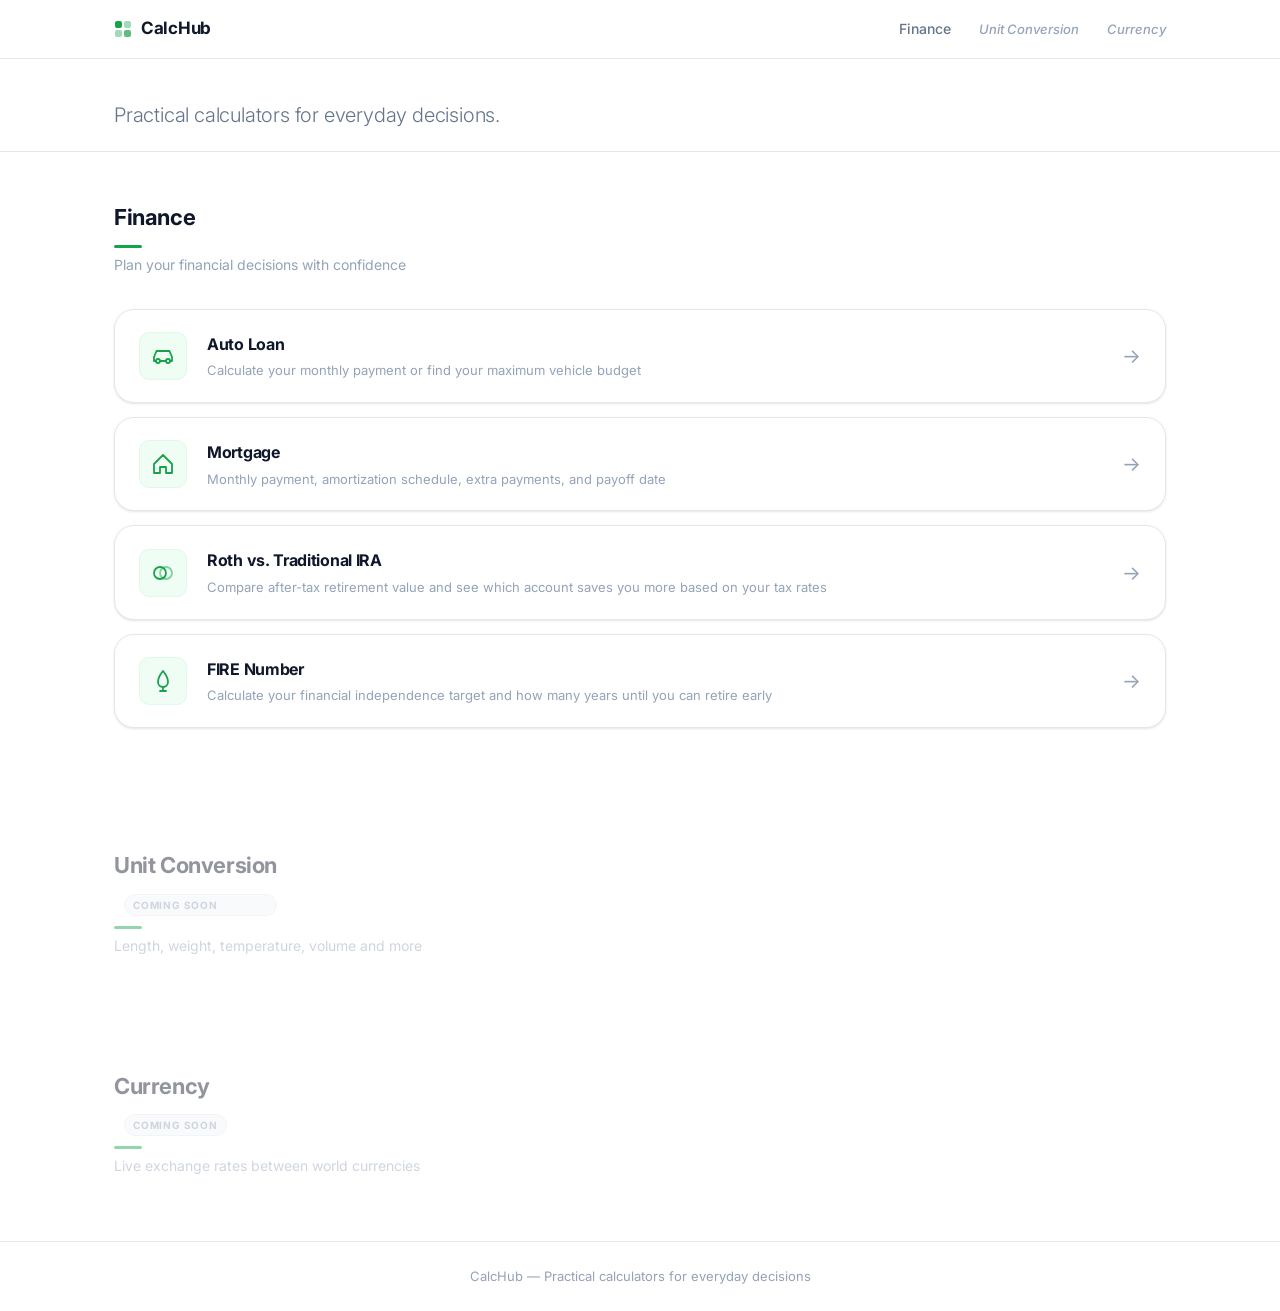
<file: index.html>
<!DOCTYPE html>
<html lang="en">
<head>
  <meta charset="UTF-8">
  <meta name="viewport" content="width=device-width, initial-scale=1.0">
  <meta name="description" content="CalcHub — Practical calculators for everyday decisions">
  <title>CalcHub</title>
  <link rel="preconnect" href="https://fonts.googleapis.com">
  <link rel="preconnect" href="https://fonts.gstatic.com" crossorigin>
  <link href="https://fonts.googleapis.com/css2?family=Inter:wght@300;400;500;600;700&display=swap" rel="stylesheet">
  <link rel="stylesheet" href="css/style.css">
</head>
<body>

  <!-- ======= HEADER ======= -->
  <header class="site-header">
    <div class="container">
      <a href="index.html" class="logo">
        <svg class="logo-icon" width="18" height="18" viewBox="0 0 18 18" fill="none" aria-hidden="true">
          <rect x="1" y="1" width="7" height="7" rx="2" fill="#16A34A"/>
          <rect x="10" y="1" width="7" height="7" rx="2" fill="#16A34A" opacity="0.4"/>
          <rect x="1" y="10" width="7" height="7" rx="2" fill="#16A34A" opacity="0.4"/>
          <rect x="10" y="10" width="7" height="7" rx="2" fill="#16A34A" opacity="0.7"/>
        </svg>
        CalcHub
      </a>
      <nav class="site-nav" aria-label="Site sections">
        <a href="#finance" class="nav-link">Finance</a>
        <a href="#" class="nav-link nav-link--dim" aria-disabled="true">Unit Conversion</a>
        <a href="#" class="nav-link nav-link--dim" aria-disabled="true">Currency</a>
      </nav>
    </div>
  </header>

  <!-- ======= HERO ======= -->
  <div class="hero">
    <div class="container">
      <p class="hero-tagline">Practical calculators for everyday decisions.</p>
    </div>
  </div>

  <!-- ======= MAIN CONTENT ======= -->
  <main>

    <!-- ── FINANCE SECTION ── -->
    <section id="finance" class="section">
      <div class="container">

        <div class="section-heading">
          <h2>Finance</h2>
          <p>Plan your financial decisions with confidence</p>
        </div>

        <div class="hub-grid">

          <!-- Auto Loan -->
          <a href="auto-loan.html" class="hub-card">
            <div class="hub-card-icon" aria-hidden="true">
              <svg width="24" height="24" viewBox="0 0 24 24" fill="none">
                <path d="M5 17H3V13L5.5 7H18.5L21 13V17H19M5 17A2 2 0 0 0 7 19A2 2 0 0 0 9 17M5 17A2 2 0 0 1 7 15A2 2 0 0 1 9 17M9 17H15M15 17A2 2 0 0 0 17 19A2 2 0 0 0 19 17M15 17A2 2 0 0 1 17 15A2 2 0 0 1 19 17" stroke="#16A34A" stroke-width="1.8" stroke-linecap="round" stroke-linejoin="round"/>
              </svg>
            </div>
            <div class="hub-card-content">
              <h3>Auto Loan</h3>
              <p>Calculate your monthly payment or find your maximum vehicle budget</p>
            </div>
            <span class="hub-card-arrow" aria-hidden="true">→</span>
          </a>

          <!-- Mortgage -->
          <a href="mortgage.html" class="hub-card">
            <div class="hub-card-icon" aria-hidden="true">
              <svg width="24" height="24" viewBox="0 0 24 24" fill="none">
                <path d="M3 12L12 3L21 12V21H15V15H9V21H3V12Z" stroke="#16A34A" stroke-width="1.8" stroke-linecap="round" stroke-linejoin="round"/>
              </svg>
            </div>
            <div class="hub-card-content">
              <h3>Mortgage</h3>
              <p>Monthly payment, amortization schedule, extra payments, and payoff date</p>
            </div>
            <span class="hub-card-arrow" aria-hidden="true">→</span>
          </a>

          <!-- Roth vs. Traditional IRA -->
          <a href="roth-ira.html" class="hub-card">
            <div class="hub-card-icon" aria-hidden="true">
              <svg width="24" height="24" viewBox="0 0 24 24" fill="none">
                <circle cx="9" cy="12" r="6" stroke="#16A34A" stroke-width="1.8"/>
                <circle cx="15" cy="12" r="6" stroke="#16A34A" stroke-width="1.8" opacity="0.5"/>
              </svg>
            </div>
            <div class="hub-card-content">
              <h3>Roth vs. Traditional IRA</h3>
              <p>Compare after-tax retirement value and see which account saves you more based on your tax rates</p>
            </div>
            <span class="hub-card-arrow" aria-hidden="true">→</span>
          </a>

          <!-- FIRE Number -->
          <a href="fire-number.html" class="hub-card">
            <div class="hub-card-icon" aria-hidden="true">
              <svg width="24" height="24" viewBox="0 0 24 24" fill="none">
                <path d="M12 2C12 2 7 8 7 13C7 15.76 9.24 18 12 18C14.76 18 17 15.76 17 13C17 8 12 2 12 2Z" stroke="#16A34A" stroke-width="1.8" stroke-linecap="round" stroke-linejoin="round"/>
                <path d="M12 18V22" stroke="#16A34A" stroke-width="1.8" stroke-linecap="round"/>
                <path d="M9 22H15" stroke="#16A34A" stroke-width="1.8" stroke-linecap="round"/>
              </svg>
            </div>
            <div class="hub-card-content">
              <h3>FIRE Number</h3>
              <p>Calculate your financial independence target and how many years until you can retire early</p>
            </div>
            <span class="hub-card-arrow" aria-hidden="true">→</span>
          </a>

        </div>
      </div>
    </section>

    <!-- ── UNIT CONVERSION SECTION (coming soon) ── -->
    <section id="unit-conversion" class="section section--dim">
      <div class="container">
        <div class="section-heading">
          <h2>Unit Conversion <span class="coming-soon-badge">Coming Soon</span></h2>
          <p>Length, weight, temperature, volume and more</p>
        </div>
      </div>
    </section>

    <!-- ── CURRENCY SECTION (coming soon) ── -->
    <section id="currency" class="section section--dim">
      <div class="container">
        <div class="section-heading">
          <h2>Currency <span class="coming-soon-badge">Coming Soon</span></h2>
          <p>Live exchange rates between world currencies</p>
        </div>
      </div>
    </section>

  </main>

  <!-- ======= FOOTER ======= -->
  <footer class="site-footer">
    <div class="container">
      <p>CalcHub &mdash; Practical calculators for everyday decisions</p>
    </div>
  </footer>

</body>
</html>
</file>
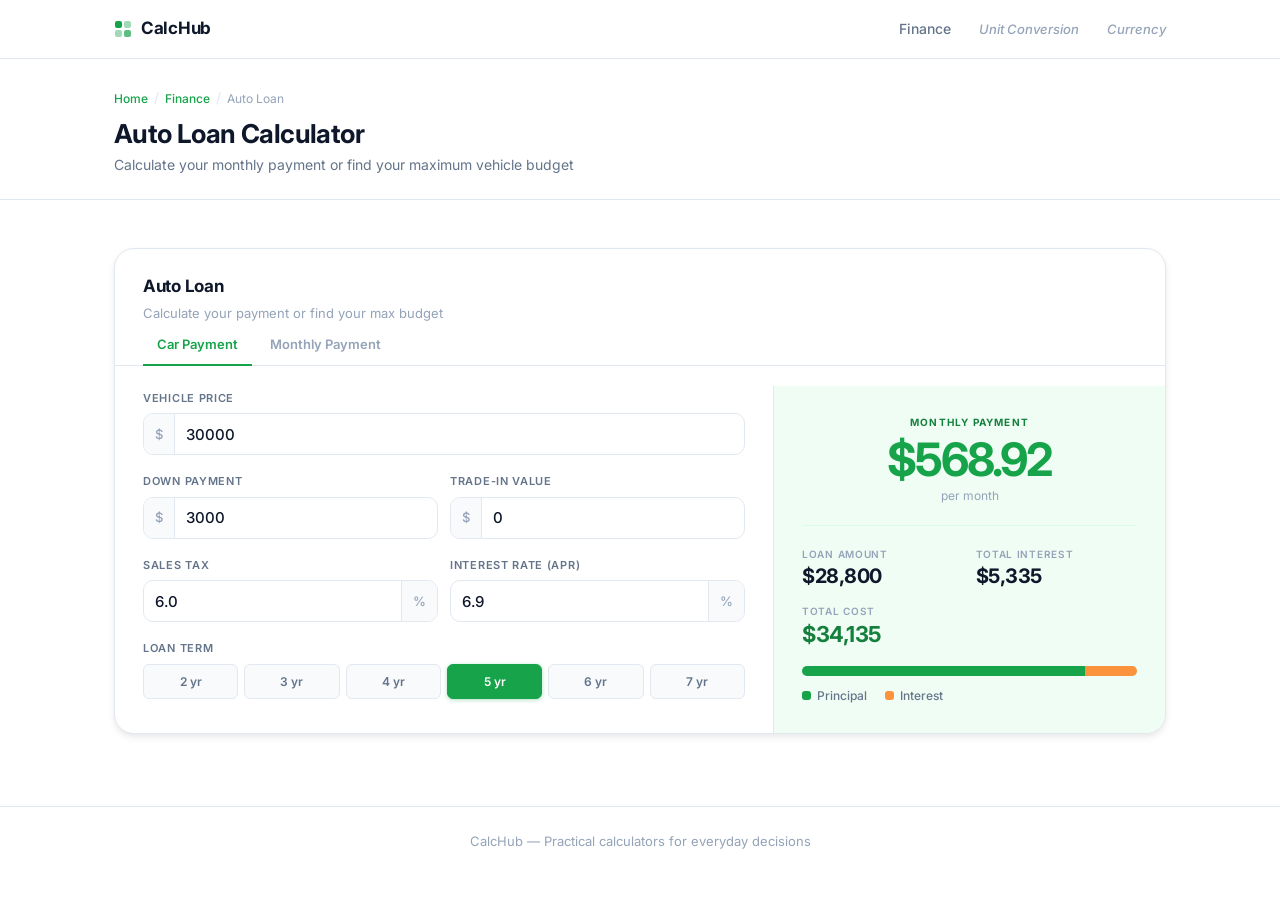
<file: auto-loan.html>
<!DOCTYPE html>
<html lang="en">
<head>
  <meta charset="UTF-8">
  <meta name="viewport" content="width=device-width, initial-scale=1.0">
  <meta name="description" content="Auto Loan Calculator — calculate your monthly payment or find your max vehicle budget">
  <title>Auto Loan — CalcHub</title>
  <link rel="preconnect" href="https://fonts.googleapis.com">
  <link rel="preconnect" href="https://fonts.gstatic.com" crossorigin>
  <link href="https://fonts.googleapis.com/css2?family=Inter:wght@300;400;500;600;700&display=swap" rel="stylesheet">
  <link rel="stylesheet" href="css/style.css">
</head>
<body>

  <!-- ======= HEADER ======= -->
  <header class="site-header">
    <div class="container">
      <a href="index.html" class="logo">
        <svg class="logo-icon" width="18" height="18" viewBox="0 0 18 18" fill="none" aria-hidden="true">
          <rect x="1" y="1" width="7" height="7" rx="2" fill="#16A34A"/>
          <rect x="10" y="1" width="7" height="7" rx="2" fill="#16A34A" opacity="0.4"/>
          <rect x="1" y="10" width="7" height="7" rx="2" fill="#16A34A" opacity="0.4"/>
          <rect x="10" y="10" width="7" height="7" rx="2" fill="#16A34A" opacity="0.7"/>
        </svg>
        CalcHub
      </a>
      <nav class="site-nav" aria-label="Site sections">
        <a href="index.html#finance" class="nav-link">Finance</a>
        <a href="#" class="nav-link nav-link--dim" aria-disabled="true">Unit Conversion</a>
        <a href="#" class="nav-link nav-link--dim" aria-disabled="true">Currency</a>
      </nav>
    </div>
  </header>

  <!-- ======= PAGE HEADER ======= -->
  <div class="page-hero">
    <div class="container">
      <nav class="breadcrumb" aria-label="Breadcrumb">
        <a href="index.html">Home</a>
        <span class="breadcrumb-sep" aria-hidden="true">/</span>
        <a href="index.html#finance">Finance</a>
        <span class="breadcrumb-sep" aria-hidden="true">/</span>
        <span>Auto Loan</span>
      </nav>
      <h1 class="page-title">Auto Loan Calculator</h1>
      <p class="page-subtitle">Calculate your monthly payment or find your maximum vehicle budget</p>
    </div>
  </div>

  <!-- ======= MAIN CONTENT ======= -->
  <main>
    <section class="section">
      <div class="container">
        <div class="calc-grid">

          <!-- ── Auto Loan Calculator (tabbed: Car Payment + Max Budget) ── -->
          <article class="calc-card" id="auto-loan">

            <div class="calc-card-header">
              <h3>Auto Loan</h3>
              <p>Calculate your payment or find your max budget</p>
            </div>

            <!-- Tab bar -->
            <div class="calc-tabs" role="tablist">
              <button class="calc-tab active" data-tab="car-payment"
                      role="tab" aria-selected="true" aria-controls="car-payment-panel" type="button">
                Car Payment
              </button>
              <button class="calc-tab" data-tab="max-budget"
                      role="tab" aria-selected="false" aria-controls="max-budget-panel" type="button">
                Monthly Payment
              </button>
            </div>

            <!-- ── Panel 1: Car Payment ── -->
            <div class="calc-panel is-active" id="car-payment-panel" role="tabpanel">
              <div class="calc-layout">

                <!-- INPUTS -->
                <div class="calc-inputs">

                  <div class="field">
                    <label for="vehicle-price">Vehicle Price</label>
                    <div class="input-group">
                      <span class="input-addon" aria-hidden="true">$</span>
                      <input
                        type="number" id="vehicle-price"
                        min="0" step="100" value="30000"
                        placeholder="30000"
                        aria-label="Vehicle price in dollars">
                    </div>
                  </div>

                  <div class="field-row">
                    <div class="field">
                      <label for="down-payment">Down Payment</label>
                      <div class="input-group">
                        <span class="input-addon" aria-hidden="true">$</span>
                        <input
                          type="number" id="down-payment"
                          min="0" step="100" value="3000"
                          placeholder="0">
                      </div>
                    </div>

                    <div class="field">
                      <label for="trade-in">Trade-in Value</label>
                      <div class="input-group">
                        <span class="input-addon" aria-hidden="true">$</span>
                        <input
                          type="number" id="trade-in"
                          min="0" step="100" value="0"
                          placeholder="0">
                      </div>
                    </div>
                  </div>

                  <div class="field-row">
                    <div class="field">
                      <label for="tax-rate">Sales Tax</label>
                      <div class="input-group">
                        <input
                          type="number" id="tax-rate"
                          min="0" max="20" step="0.1" value="6.0"
                          placeholder="0.0">
                        <span class="input-addon input-addon--suffix" aria-hidden="true">%</span>
                      </div>
                    </div>

                    <div class="field">
                      <label for="apr">Interest Rate (APR)</label>
                      <div class="input-group">
                        <input
                          type="number" id="apr"
                          min="0" max="30" step="0.1" value="6.9"
                          placeholder="0.0">
                        <span class="input-addon input-addon--suffix" aria-hidden="true">%</span>
                      </div>
                    </div>
                  </div>

                  <div class="field">
                    <label>Loan Term</label>
                    <div class="term-buttons" id="term-buttons" role="group" aria-label="Select loan term">
                      <button class="term-btn" data-months="24" type="button">2 yr</button>
                      <button class="term-btn" data-months="36" type="button">3 yr</button>
                      <button class="term-btn" data-months="48" type="button">4 yr</button>
                      <button class="term-btn active" data-months="60" type="button">5 yr</button>
                      <button class="term-btn" data-months="72" type="button">6 yr</button>
                      <button class="term-btn" data-months="84" type="button">7 yr</button>
                    </div>
                  </div>

                </div><!-- /calc-inputs -->

                <!-- RESULTS -->
                <div class="calc-results" aria-live="polite" aria-label="Calculation results">

                  <div class="result-primary">
                    <div class="result-label">Monthly Payment</div>
                    <div class="result-amount" id="monthly-payment">—</div>
                    <div class="result-sublabel">per month</div>
                  </div>

                  <div class="result-divider"></div>

                  <div class="result-stats">
                    <div class="result-stat">
                      <div class="stat-label">Loan Amount</div>
                      <div class="stat-value" id="loan-amount">—</div>
                    </div>
                    <div class="result-stat">
                      <div class="stat-label">Total Interest</div>
                      <div class="stat-value" id="total-interest">—</div>
                    </div>
                    <div class="result-stat result-stat--full">
                      <div class="stat-label">Total Cost</div>
                      <div class="stat-value stat-value--total" id="total-cost">—</div>
                    </div>
                  </div>

                  <div class="breakdown">
                    <div class="breakdown-bar" role="img" aria-label="Principal vs interest breakdown">
                      <div class="bar-segment bar-segment--principal" id="bar-principal" style="width: 82%"></div>
                      <div class="bar-segment bar-segment--interest" id="bar-interest" style="width: 18%"></div>
                    </div>
                    <div class="breakdown-legend" aria-hidden="true">
                      <span class="legend-item">
                        <span class="legend-dot legend-dot--principal"></span>
                        Principal
                      </span>
                      <span class="legend-item">
                        <span class="legend-dot legend-dot--interest"></span>
                        Interest
                      </span>
                    </div>
                  </div>

                </div><!-- /calc-results -->

              </div><!-- /calc-layout -->
            </div><!-- /car-payment-panel -->

            <!-- ── Panel 2: Max Budget (reverse calculator) ── -->
            <div class="calc-panel" id="max-budget-panel" role="tabpanel">
              <div class="calc-layout">

                <!-- INPUTS -->
                <div class="calc-inputs">

                  <div class="field">
                    <label for="mb-monthly-payment">Monthly Payment I Can Afford</label>
                    <div class="input-group">
                      <span class="input-addon" aria-hidden="true">$</span>
                      <input
                        type="number" id="mb-monthly-payment"
                        min="0" step="10" value="500"
                        placeholder="500"
                        aria-label="Monthly payment you can afford">
                    </div>
                  </div>

                  <div class="field-row">
                    <div class="field">
                      <label for="mb-down-payment">Down Payment</label>
                      <div class="input-group">
                        <span class="input-addon" aria-hidden="true">$</span>
                        <input
                          type="number" id="mb-down-payment"
                          min="0" step="100" value="3000"
                          placeholder="0">
                      </div>
                    </div>

                    <div class="field">
                      <label for="mb-trade-in">Trade-in Value</label>
                      <div class="input-group">
                        <span class="input-addon" aria-hidden="true">$</span>
                        <input
                          type="number" id="mb-trade-in"
                          min="0" step="100" value="0"
                          placeholder="0">
                      </div>
                    </div>
                  </div>

                  <div class="field-row">
                    <div class="field">
                      <label for="mb-tax-rate">Sales Tax</label>
                      <div class="input-group">
                        <input
                          type="number" id="mb-tax-rate"
                          min="0" max="20" step="0.1" value="6.0"
                          placeholder="0.0">
                        <span class="input-addon input-addon--suffix" aria-hidden="true">%</span>
                      </div>
                    </div>

                    <div class="field">
                      <label for="mb-apr">Interest Rate (APR)</label>
                      <div class="input-group">
                        <input
                          type="number" id="mb-apr"
                          min="0" max="30" step="0.1" value="6.9"
                          placeholder="0.0">
                        <span class="input-addon input-addon--suffix" aria-hidden="true">%</span>
                      </div>
                    </div>
                  </div>

                  <div class="field">
                    <label>Loan Term</label>
                    <div class="term-buttons" id="mb-term-buttons" role="group" aria-label="Select loan term">
                      <button class="term-btn mb-term-btn" data-months="24" type="button">2 yr</button>
                      <button class="term-btn mb-term-btn" data-months="36" type="button">3 yr</button>
                      <button class="term-btn mb-term-btn" data-months="48" type="button">4 yr</button>
                      <button class="term-btn mb-term-btn active" data-months="60" type="button">5 yr</button>
                      <button class="term-btn mb-term-btn" data-months="72" type="button">6 yr</button>
                      <button class="term-btn mb-term-btn" data-months="84" type="button">7 yr</button>
                    </div>
                  </div>

                </div><!-- /calc-inputs -->

                <!-- RESULTS -->
                <div class="calc-results" aria-live="polite" aria-label="Max budget results">

                  <div class="result-primary">
                    <div class="result-label">Max Vehicle Price</div>
                    <div class="result-amount" id="mb-max-price">—</div>
                    <div class="result-sublabel">maximum you can afford</div>
                  </div>

                  <div class="result-divider"></div>

                  <div class="result-stats">
                    <div class="result-stat">
                      <div class="stat-label">Loan Amount</div>
                      <div class="stat-value" id="mb-loan-amount">—</div>
                    </div>
                    <div class="result-stat">
                      <div class="stat-label">Total Interest</div>
                      <div class="stat-value" id="mb-total-interest">—</div>
                    </div>
                    <div class="result-stat result-stat--full">
                      <div class="stat-label">Total Cost</div>
                      <div class="stat-value stat-value--total" id="mb-total-cost">—</div>
                    </div>
                  </div>

                  <div class="breakdown">
                    <div class="breakdown-bar" role="img" aria-label="Principal vs interest breakdown">
                      <div class="bar-segment bar-segment--principal" id="mb-bar-principal" style="width: 82%"></div>
                      <div class="bar-segment bar-segment--interest" id="mb-bar-interest" style="width: 18%"></div>
                    </div>
                    <div class="breakdown-legend" aria-hidden="true">
                      <span class="legend-item">
                        <span class="legend-dot legend-dot--principal"></span>
                        Principal
                      </span>
                      <span class="legend-item">
                        <span class="legend-dot legend-dot--interest"></span>
                        Interest
                      </span>
                    </div>
                  </div>

                </div><!-- /calc-results -->

              </div><!-- /calc-layout -->
            </div><!-- /max-budget-panel -->

          </article><!-- /auto-loan -->

        </div><!-- /calc-grid -->
      </div><!-- /container -->
    </section>
  </main>

  <!-- ======= FOOTER ======= -->
  <footer class="site-footer">
    <div class="container">
      <p>CalcHub &mdash; Practical calculators for everyday decisions</p>
    </div>
  </footer>

  <script src="js/utils.js"></script>
  <script src="js/car-payment.js"></script>
  <script src="js/max-budget.js"></script>
</body>
</html>
</file>
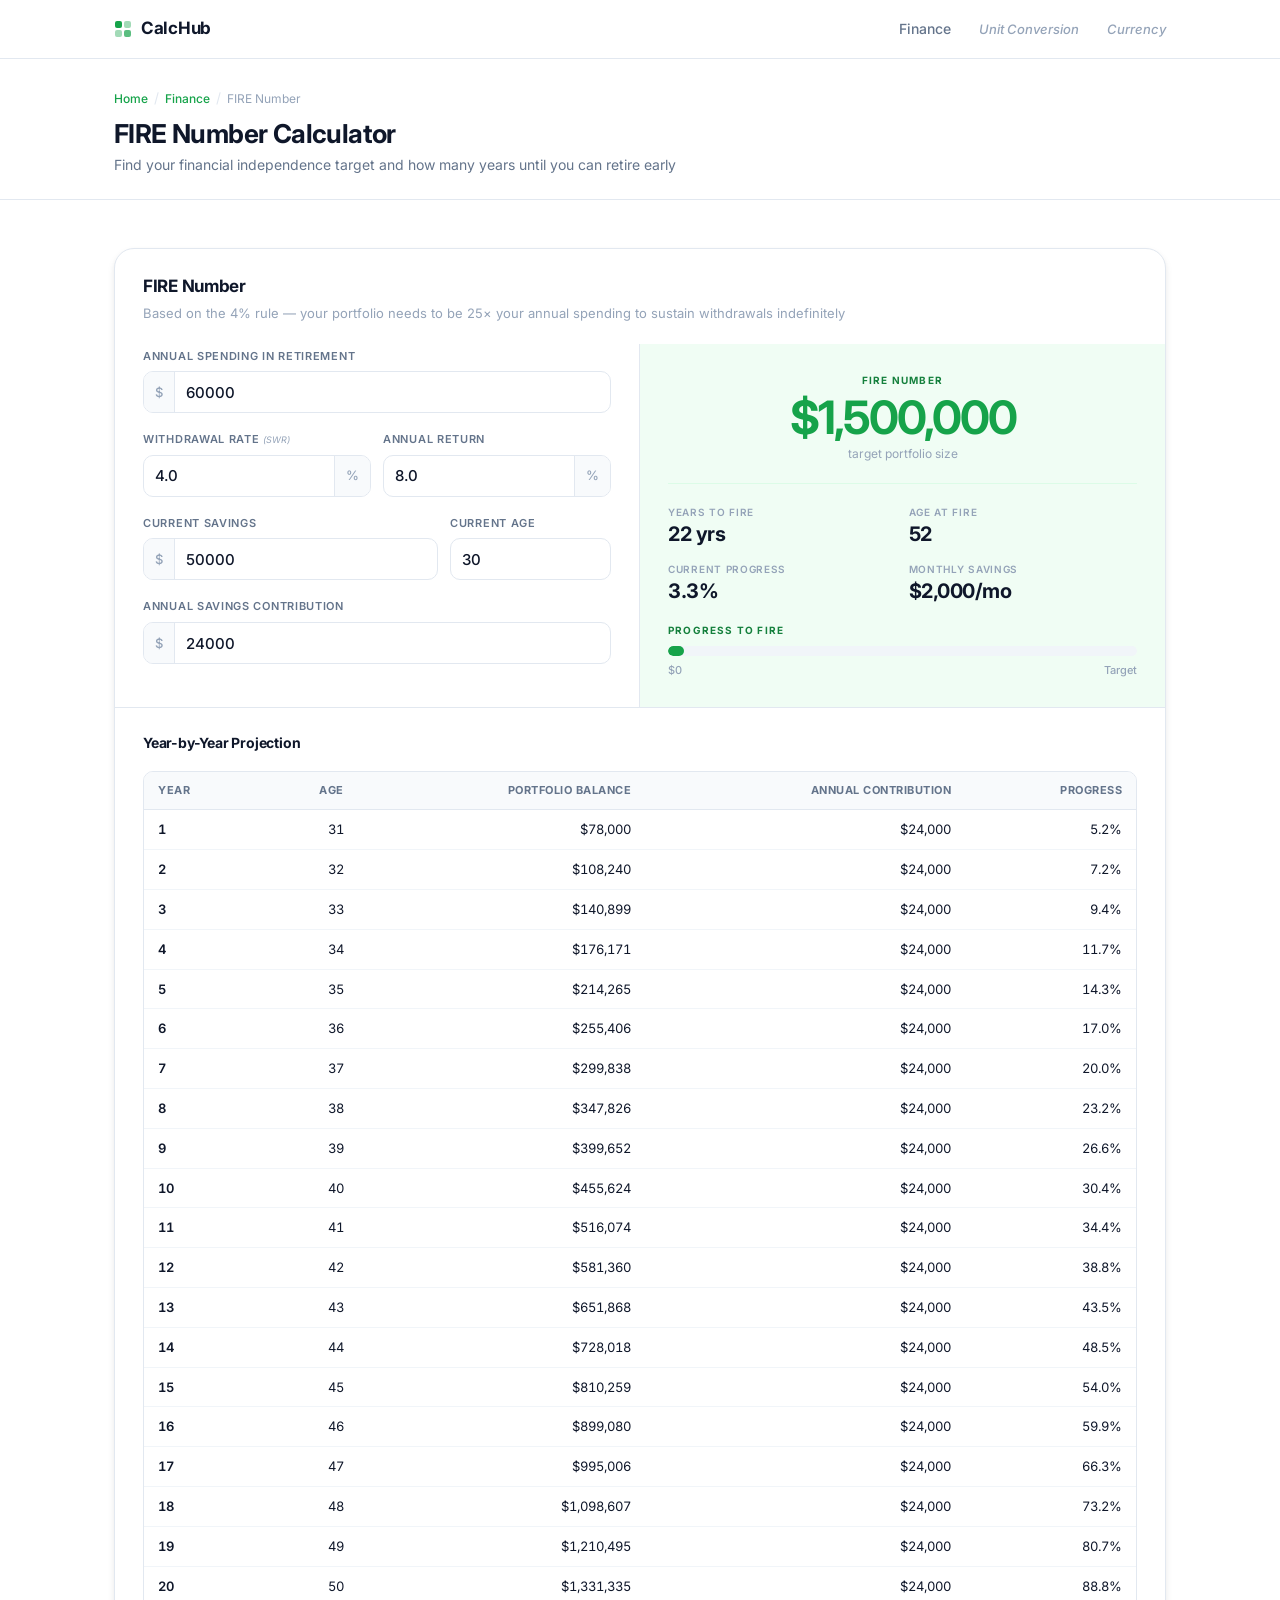
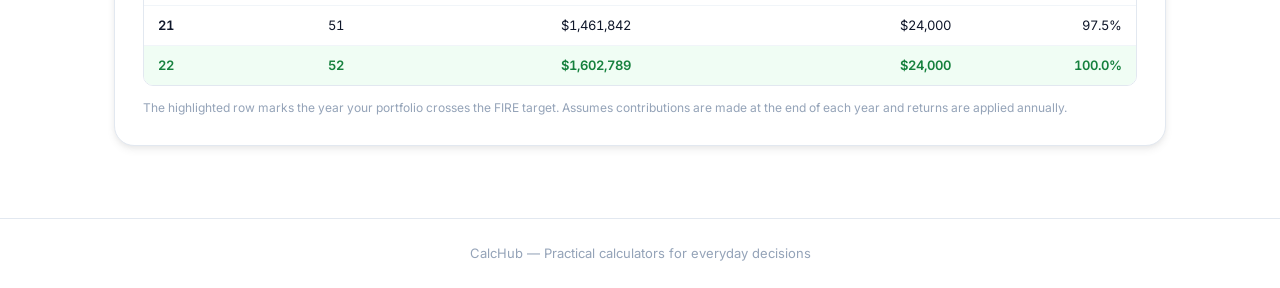
<file: fire-number.html>
<!DOCTYPE html>
<html lang="en">
<head>
  <meta charset="UTF-8">
  <meta name="viewport" content="width=device-width, initial-scale=1.0">
  <meta name="description" content="FIRE Number Calculator — find your financial independence target and how many years until you can retire early">
  <title>FIRE Number — CalcHub</title>
  <link rel="preconnect" href="https://fonts.googleapis.com">
  <link rel="preconnect" href="https://fonts.gstatic.com" crossorigin>
  <link href="https://fonts.googleapis.com/css2?family=Inter:wght@300;400;500;600;700&display=swap" rel="stylesheet">
  <link rel="stylesheet" href="css/style.css">
</head>
<body>

  <!-- ======= HEADER ======= -->
  <header class="site-header">
    <div class="container">
      <a href="index.html" class="logo">
        <svg class="logo-icon" width="18" height="18" viewBox="0 0 18 18" fill="none" aria-hidden="true">
          <rect x="1" y="1" width="7" height="7" rx="2" fill="#16A34A"/>
          <rect x="10" y="1" width="7" height="7" rx="2" fill="#16A34A" opacity="0.4"/>
          <rect x="1" y="10" width="7" height="7" rx="2" fill="#16A34A" opacity="0.4"/>
          <rect x="10" y="10" width="7" height="7" rx="2" fill="#16A34A" opacity="0.7"/>
        </svg>
        CalcHub
      </a>
      <nav class="site-nav" aria-label="Site sections">
        <a href="index.html#finance" class="nav-link">Finance</a>
        <a href="#" class="nav-link nav-link--dim" aria-disabled="true">Unit Conversion</a>
        <a href="#" class="nav-link nav-link--dim" aria-disabled="true">Currency</a>
      </nav>
    </div>
  </header>

  <!-- ======= PAGE HEADER ======= -->
  <div class="page-hero">
    <div class="container">
      <nav class="breadcrumb" aria-label="Breadcrumb">
        <a href="index.html">Home</a>
        <span class="breadcrumb-sep" aria-hidden="true">/</span>
        <a href="index.html#finance">Finance</a>
        <span class="breadcrumb-sep" aria-hidden="true">/</span>
        <span>FIRE Number</span>
      </nav>
      <h1 class="page-title">FIRE Number Calculator</h1>
      <p class="page-subtitle">Find your financial independence target and how many years until you can retire early</p>
    </div>
  </div>

  <!-- ======= MAIN CONTENT ======= -->
  <main>
    <section class="section">
      <div class="container">
        <div class="calc-grid">

          <!-- ── FIRE Number Calculator ── -->
          <article class="calc-card" id="fire-calc">

            <div class="calc-card-header">
              <h3>FIRE Number</h3>
              <p>Based on the 4% rule — your portfolio needs to be 25× your annual spending to sustain withdrawals indefinitely</p>
            </div>

            <div class="calc-layout">

              <!-- ── INPUTS ── -->
              <div class="calc-inputs">

                <div class="field">
                  <label for="fire-spending">Annual Spending in Retirement</label>
                  <div class="input-group">
                    <span class="input-addon" aria-hidden="true">$</span>
                    <input
                      type="number" id="fire-spending"
                      min="0" step="1000" value="60000"
                      placeholder="60000"
                      aria-label="Annual spending in retirement in dollars">
                  </div>
                </div>

                <div class="field-row">
                  <div class="field">
                    <label for="fire-swr">Withdrawal Rate <span class="field-hint">(SWR)</span></label>
                    <div class="input-group">
                      <input
                        type="number" id="fire-swr"
                        min="0.1" max="20" step="0.1" value="4.0"
                        placeholder="4.0">
                      <span class="input-addon input-addon--suffix" aria-hidden="true">%</span>
                    </div>
                  </div>
                  <div class="field">
                    <label for="fire-return">Annual Return</label>
                    <div class="input-group">
                      <input
                        type="number" id="fire-return"
                        min="0" max="30" step="0.1" value="8.0"
                        placeholder="8.0">
                      <span class="input-addon input-addon--suffix" aria-hidden="true">%</span>
                    </div>
                  </div>
                </div>

                <div class="field-row">
                  <div class="field">
                    <label for="fire-savings">Current Savings</label>
                    <div class="input-group">
                      <span class="input-addon" aria-hidden="true">$</span>
                      <input
                        type="number" id="fire-savings"
                        min="0" step="1000" value="50000"
                        placeholder="0">
                    </div>
                  </div>
                  <div class="field">
                    <label for="fire-age">Current Age</label>
                    <div class="input-group">
                      <input
                        type="number" id="fire-age"
                        min="1" max="99" step="1" value="30"
                        placeholder="30">
                    </div>
                  </div>
                </div>

                <div class="field">
                  <label for="fire-contribution">Annual Savings Contribution</label>
                  <div class="input-group">
                    <span class="input-addon" aria-hidden="true">$</span>
                    <input
                      type="number" id="fire-contribution"
                      min="0" step="1000" value="24000"
                      placeholder="24000"
                      aria-label="Annual amount saved and invested in dollars">
                  </div>
                </div>

              </div><!-- /calc-inputs -->

              <!-- ── RESULTS ── -->
              <div class="calc-results" aria-live="polite" aria-label="FIRE number results">

                <div class="result-primary">
                  <div class="result-label">FIRE Number</div>
                  <div class="result-amount" id="fire-number">—</div>
                  <div class="result-sublabel">target portfolio size</div>
                </div>

                <div class="result-divider"></div>

                <div class="result-stats">
                  <div class="result-stat">
                    <div class="stat-label">Years to FIRE</div>
                    <div class="stat-value" id="fire-years">—</div>
                  </div>
                  <div class="result-stat">
                    <div class="stat-label">Age at FIRE</div>
                    <div class="stat-value" id="fire-age-at-fire">—</div>
                  </div>
                  <div class="result-stat">
                    <div class="stat-label">Current Progress</div>
                    <div class="stat-value" id="fire-progress-pct">—</div>
                  </div>
                  <div class="result-stat">
                    <div class="stat-label">Monthly Savings</div>
                    <div class="stat-value" id="fire-monthly-savings">—</div>
                  </div>
                </div>

                <!-- Progress bar -->
                <div class="breakdown">
                  <div class="result-label" style="text-align:left;margin-bottom:8px">Progress to FIRE</div>
                  <div class="fire-progress-bar" role="progressbar" aria-label="Savings progress toward FIRE number" aria-valuemin="0" aria-valuemax="100">
                    <div class="fire-progress-fill" id="fire-progress-fill" style="width: 0%"></div>
                  </div>
                  <div style="display:flex;justify-content:space-between;margin-top:6px;font-size:11px;color:var(--text-muted);font-weight:500">
                    <span>$0</span>
                    <span id="fire-target-label">Target</span>
                  </div>
                </div>

              </div><!-- /calc-results -->

            </div><!-- /calc-layout -->

            <!-- ── Year-by-Year Projection Table ── -->
            <div class="amort-section">
              <div class="amort-hd">
                <h4>Year-by-Year Projection</h4>
              </div>
              <div class="amort-wrap">
                <table class="amort-table" aria-label="Year-by-year savings projection toward FIRE">
                  <thead>
                    <tr>
                      <th>Year</th>
                      <th>Age</th>
                      <th>Portfolio Balance</th>
                      <th>Annual Contribution</th>
                      <th>Progress</th>
                    </tr>
                  </thead>
                  <tbody id="fire-table-body">
                    <tr>
                      <td colspan="5" style="text-align:center;color:var(--text-muted);padding:20px 14px">
                        Enter inputs to see the year-by-year projection
                      </td>
                    </tr>
                  </tbody>
                </table>
              </div>
              <p style="margin-top:12px;font-size:12px;color:var(--text-muted)">
                The highlighted row marks the year your portfolio crosses the FIRE target. Assumes contributions are made at the end of each year and returns are applied annually.
              </p>
            </div>

          </article><!-- /fire-number -->

        </div><!-- /calc-grid -->
      </div><!-- /container -->
    </section>
  </main>

  <!-- ======= FOOTER ======= -->
  <footer class="site-footer">
    <div class="container">
      <p>CalcHub &mdash; Practical calculators for everyday decisions</p>
    </div>
  </footer>

  <script src="js/utils.js"></script>
  <script src="js/fire-number.js"></script>
</body>
</html>
</file>
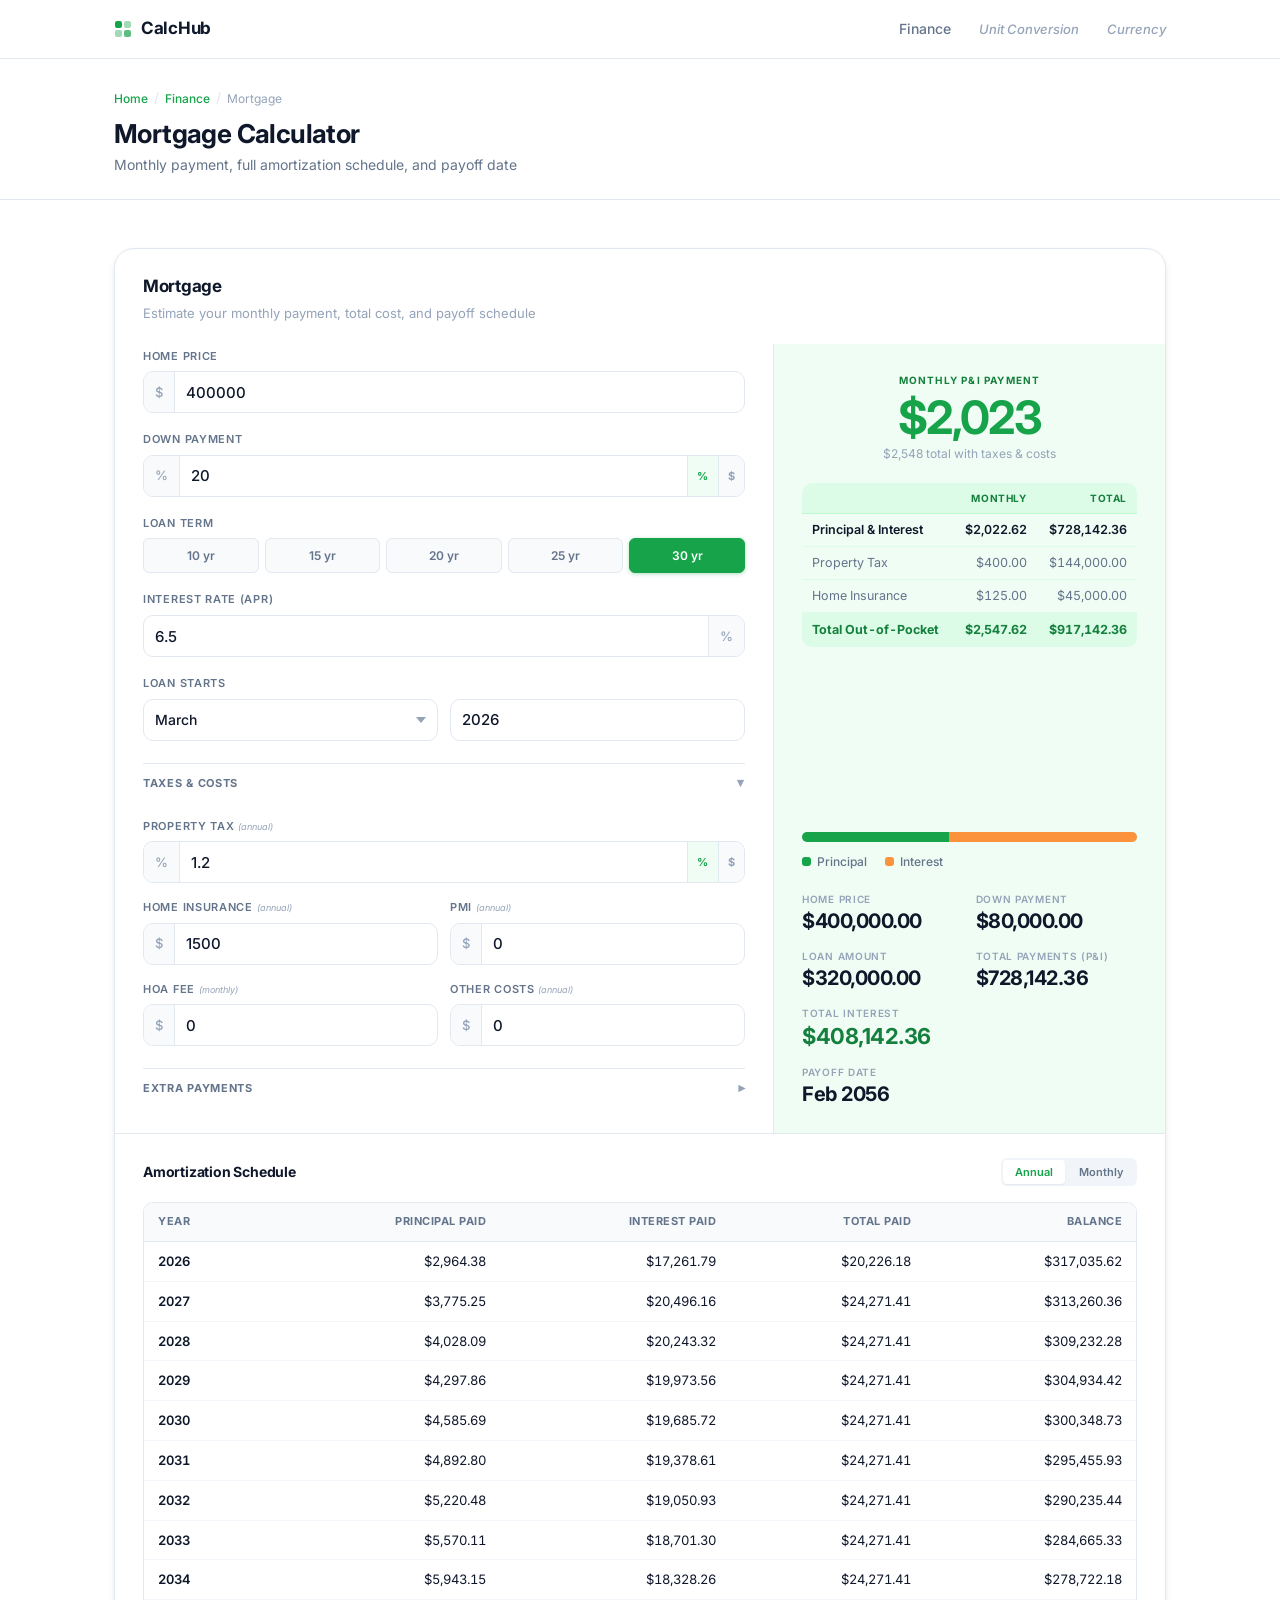
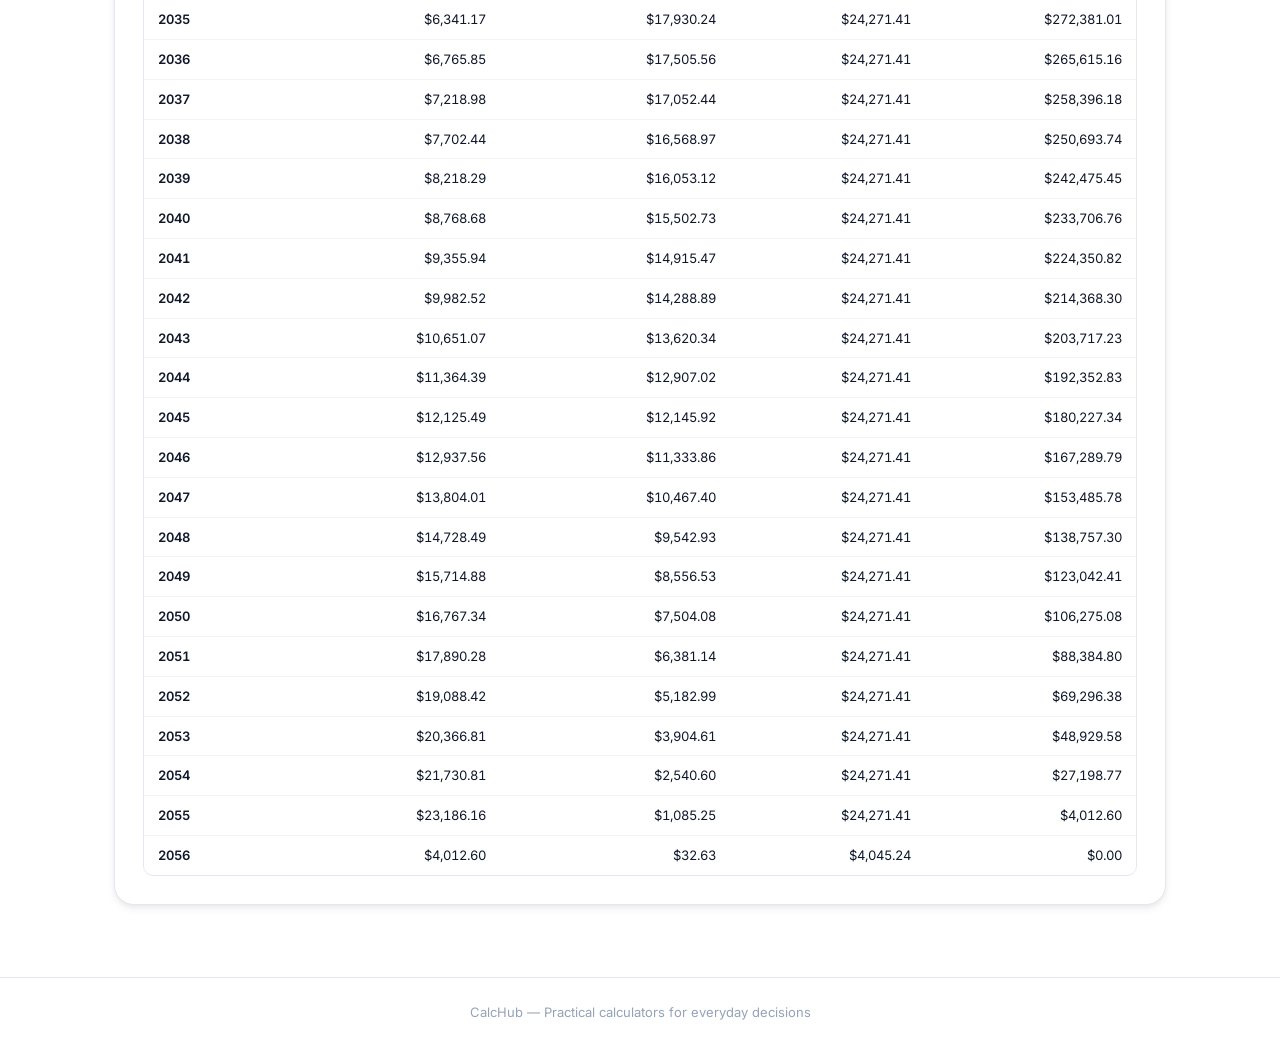
<file: mortgage.html>
<!DOCTYPE html>
<html lang="en">
<head>
  <meta charset="UTF-8">
  <meta name="viewport" content="width=device-width, initial-scale=1.0">
  <meta name="description" content="Mortgage Calculator — monthly payment, amortization table, and payoff date">
  <title>Mortgage — CalcHub</title>
  <link rel="preconnect" href="https://fonts.googleapis.com">
  <link rel="preconnect" href="https://fonts.gstatic.com" crossorigin>
  <link href="https://fonts.googleapis.com/css2?family=Inter:wght@300;400;500;600;700&display=swap" rel="stylesheet">
  <link rel="stylesheet" href="css/style.css">
</head>
<body>

  <!-- ======= HEADER ======= -->
  <header class="site-header">
    <div class="container">
      <a href="index.html" class="logo">
        <svg class="logo-icon" width="18" height="18" viewBox="0 0 18 18" fill="none" aria-hidden="true">
          <rect x="1" y="1" width="7" height="7" rx="2" fill="#16A34A"/>
          <rect x="10" y="1" width="7" height="7" rx="2" fill="#16A34A" opacity="0.4"/>
          <rect x="1" y="10" width="7" height="7" rx="2" fill="#16A34A" opacity="0.4"/>
          <rect x="10" y="10" width="7" height="7" rx="2" fill="#16A34A" opacity="0.7"/>
        </svg>
        CalcHub
      </a>
      <nav class="site-nav" aria-label="Site sections">
        <a href="index.html#finance" class="nav-link">Finance</a>
        <a href="#" class="nav-link nav-link--dim" aria-disabled="true">Unit Conversion</a>
        <a href="#" class="nav-link nav-link--dim" aria-disabled="true">Currency</a>
      </nav>
    </div>
  </header>

  <!-- ======= PAGE HEADER ======= -->
  <div class="page-hero">
    <div class="container">
      <nav class="breadcrumb" aria-label="Breadcrumb">
        <a href="index.html">Home</a>
        <span class="breadcrumb-sep" aria-hidden="true">/</span>
        <a href="index.html#finance">Finance</a>
        <span class="breadcrumb-sep" aria-hidden="true">/</span>
        <span>Mortgage</span>
      </nav>
      <h1 class="page-title">Mortgage Calculator</h1>
      <p class="page-subtitle">Monthly payment, full amortization schedule, and payoff date</p>
    </div>
  </div>

  <!-- ======= MAIN CONTENT ======= -->
  <main>
    <section class="section">
      <div class="container">
        <div class="calc-grid">

          <!-- ── Mortgage Calculator ── -->
          <article class="calc-card" id="mortgage">

            <div class="calc-card-header">
              <h3>Mortgage</h3>
              <p>Estimate your monthly payment, total cost, and payoff schedule</p>
            </div>

            <div class="calc-layout">

              <!-- INPUTS -->
              <div class="calc-inputs">

                <!-- Home Price -->
                <div class="field">
                  <label for="mort-home-price">Home Price</label>
                  <div class="input-group">
                    <span class="input-addon" aria-hidden="true">$</span>
                    <input type="number" id="mort-home-price" value="400000" min="0" step="1000" placeholder="400000">
                  </div>
                </div>

                <!-- Down Payment + % / $ toggle -->
                <div class="field">
                  <label for="mort-down-payment">Down Payment</label>
                  <div class="input-group">
                    <span class="input-addon" id="mort-dp-prefix" aria-hidden="true">%</span>
                    <input type="number" id="mort-down-payment" value="20" min="0" step="0.5" placeholder="20">
                    <div class="mode-toggle" role="group" aria-label="Down payment unit">
                      <button class="mode-toggle-btn mort-dp-mode active" data-mode="pct" type="button" aria-pressed="true">%</button>
                      <button class="mode-toggle-btn mort-dp-mode" data-mode="dollar" type="button" aria-pressed="false">$</button>
                    </div>
                  </div>
                </div>

                <!-- Loan Term -->
                <div class="field">
                  <label>Loan Term</label>
                  <div class="term-buttons mort-term-buttons" role="group" aria-label="Select loan term">
                    <button class="term-btn mort-term-btn" data-term="10" type="button">10 yr</button>
                    <button class="term-btn mort-term-btn" data-term="15" type="button">15 yr</button>
                    <button class="term-btn mort-term-btn" data-term="20" type="button">20 yr</button>
                    <button class="term-btn mort-term-btn" data-term="25" type="button">25 yr</button>
                    <button class="term-btn mort-term-btn active" data-term="30" type="button">30 yr</button>
                  </div>
                </div>

                <!-- Interest Rate -->
                <div class="field">
                  <label for="mort-interest-rate">Interest Rate (APR)</label>
                  <div class="input-group">
                    <input type="number" id="mort-interest-rate" value="6.5" min="0" max="30" step="0.05" placeholder="6.5">
                    <span class="input-addon input-addon--suffix" aria-hidden="true">%</span>
                  </div>
                </div>

                <!-- Start Month + Year -->
                <div class="field-row">
                  <div class="field">
                    <label for="mort-start-month">Loan Starts</label>
                    <div class="input-group">
                      <select id="mort-start-month" aria-label="Start month">
                        <option value="1">January</option>
                        <option value="2">February</option>
                        <option value="3" selected>March</option>
                        <option value="4">April</option>
                        <option value="5">May</option>
                        <option value="6">June</option>
                        <option value="7">July</option>
                        <option value="8">August</option>
                        <option value="9">September</option>
                        <option value="10">October</option>
                        <option value="11">November</option>
                        <option value="12">December</option>
                      </select>
                    </div>
                  </div>
                  <div class="field">
                    <label for="mort-start-year">&nbsp;</label>
                    <div class="input-group">
                      <input type="number" id="mort-start-year" value="2026" min="2000" max="2100" step="1" placeholder="2026">
                    </div>
                  </div>
                </div>

                <!-- ── Taxes & Costs ── -->
                <button class="collapse-hd" id="mort-costs-toggle" type="button"
                        aria-expanded="true" aria-controls="mort-costs-body">
                  <span>Taxes &amp; Costs</span>
                  <span class="collapse-icon" aria-hidden="true">▾</span>
                </button>
                <div class="collapse-body" id="mort-costs-body">

                  <!-- Property Tax + % / $ toggle -->
                  <div class="field">
                    <label for="mort-prop-tax">Property Tax <span class="field-hint">(annual)</span></label>
                    <div class="input-group">
                      <span class="input-addon" id="mort-tax-prefix" aria-hidden="true">%</span>
                      <input type="number" id="mort-prop-tax" value="1.2" min="0" step="0.05" placeholder="1.2">
                      <div class="mode-toggle" role="group" aria-label="Property tax unit">
                        <button class="mode-toggle-btn mort-tax-mode active" data-mode="pct" type="button" aria-pressed="true">%</button>
                        <button class="mode-toggle-btn mort-tax-mode" data-mode="dollar" type="button" aria-pressed="false">$</button>
                      </div>
                    </div>
                  </div>

                  <!-- Home Insurance + PMI -->
                  <div class="field-row">
                    <div class="field">
                      <label for="mort-home-ins">Home Insurance <span class="field-hint">(annual)</span></label>
                      <div class="input-group">
                        <span class="input-addon" aria-hidden="true">$</span>
                        <input type="number" id="mort-home-ins" value="1500" min="0" step="100" placeholder="1500">
                      </div>
                    </div>
                    <div class="field">
                      <label for="mort-pmi">PMI <span class="field-hint">(annual)</span></label>
                      <div class="input-group">
                        <span class="input-addon" aria-hidden="true">$</span>
                        <input type="number" id="mort-pmi" value="0" min="0" step="50" placeholder="0">
                      </div>
                    </div>
                  </div>

                  <!-- HOA + Other -->
                  <div class="field-row">
                    <div class="field">
                      <label for="mort-hoa">HOA Fee <span class="field-hint">(monthly)</span></label>
                      <div class="input-group">
                        <span class="input-addon" aria-hidden="true">$</span>
                        <input type="number" id="mort-hoa" value="0" min="0" step="25" placeholder="0">
                      </div>
                    </div>
                    <div class="field">
                      <label for="mort-other">Other Costs <span class="field-hint">(annual)</span></label>
                      <div class="input-group">
                        <span class="input-addon" aria-hidden="true">$</span>
                        <input type="number" id="mort-other" value="0" min="0" step="100" placeholder="0">
                      </div>
                    </div>
                  </div>

                </div><!-- /mort-costs-body -->

                <!-- ── Extra Payments ── -->
                <button class="collapse-hd" id="mort-extra-toggle" type="button"
                        aria-expanded="false" aria-controls="mort-extra-body">
                  <span>Extra Payments</span>
                  <span class="collapse-icon" aria-hidden="true">▾</span>
                </button>
                <div class="collapse-body" id="mort-extra-body" hidden>

                  <div class="field-row">
                    <div class="field">
                      <label for="mort-extra-monthly">Extra Monthly</label>
                      <div class="input-group">
                        <span class="input-addon" aria-hidden="true">$</span>
                        <input type="number" id="mort-extra-monthly" value="0" min="0" step="50" placeholder="0">
                      </div>
                    </div>
                    <div class="field">
                      <label for="mort-extra-yearly">Extra Yearly</label>
                      <div class="input-group">
                        <span class="input-addon" aria-hidden="true">$</span>
                        <input type="number" id="mort-extra-yearly" value="0" min="0" step="100" placeholder="0">
                      </div>
                    </div>
                  </div>

                  <div class="field-row">
                    <div class="field">
                      <label for="mort-extra-once">One-time Payment</label>
                      <div class="input-group">
                        <span class="input-addon" aria-hidden="true">$</span>
                        <input type="number" id="mort-extra-once" value="0" min="0" step="500" placeholder="0">
                      </div>
                    </div>
                    <div class="field">
                      <label for="mort-extra-once-mo">At Month #</label>
                      <div class="input-group">
                        <input type="number" id="mort-extra-once-mo" value="12" min="1" max="360" step="1" placeholder="12">
                      </div>
                    </div>
                  </div>

                </div><!-- /mort-extra-body -->

              </div><!-- /calc-inputs -->

              <!-- RESULTS -->
              <div class="calc-results" aria-live="polite" aria-label="Mortgage calculation results">

                <!-- Primary -->
                <div class="result-primary">
                  <div class="result-label">Monthly P&amp;I Payment</div>
                  <div class="result-amount" id="mort-monthly-pi">—</div>
                  <div class="result-sublabel" id="mort-monthly-total-wrap">
                    <span id="mort-monthly-total">—</span> total with taxes &amp; costs
                  </div>
                </div>

                <!-- Breakdown table -->
                <div id="mort-bd-section">
                  <table class="mort-bd-table" aria-label="Monthly payment breakdown">
                    <thead>
                      <tr>
                        <th scope="col"></th>
                        <th scope="col">Monthly</th>
                        <th scope="col">Total</th>
                      </tr>
                    </thead>
                    <tbody>
                      <tr class="bd-pi">
                        <td>Principal &amp; Interest</td>
                        <td id="mort-bd-pi-mo">—</td>
                        <td id="mort-bd-pi-tot">—</td>
                      </tr>
                      <tr id="mort-bd-tax-row">
                        <td>Property Tax</td>
                        <td id="mort-bd-tax-mo">—</td>
                        <td id="mort-bd-tax-tot">—</td>
                      </tr>
                      <tr id="mort-bd-ins-row">
                        <td>Home Insurance</td>
                        <td id="mort-bd-ins-mo">—</td>
                        <td id="mort-bd-ins-tot">—</td>
                      </tr>
                      <tr id="mort-bd-pmi-row">
                        <td>PMI</td>
                        <td id="mort-bd-pmi-mo">—</td>
                        <td id="mort-bd-pmi-tot">—</td>
                      </tr>
                      <tr id="mort-bd-hoa-row">
                        <td>HOA Fee</td>
                        <td id="mort-bd-hoa-mo">—</td>
                        <td id="mort-bd-hoa-tot">—</td>
                      </tr>
                      <tr id="mort-bd-other-row">
                        <td>Other Costs</td>
                        <td id="mort-bd-other-mo">—</td>
                        <td id="mort-bd-other-tot">—</td>
                      </tr>
                      <tr class="bd-total">
                        <td>Total Out-of-Pocket</td>
                        <td id="mort-bd-total-mo">—</td>
                        <td id="mort-bd-total-tot">—</td>
                      </tr>
                    </tbody>
                  </table>
                </div>

                <!-- Principal / Interest bar -->
                <div class="breakdown">
                  <div class="breakdown-bar" role="img" aria-label="Principal vs interest breakdown">
                    <div class="bar-segment bar-segment--principal" id="mort-bar-principal" style="width:50%"></div>
                    <div class="bar-segment bar-segment--interest"  id="mort-bar-interest"  style="width:50%"></div>
                  </div>
                  <div class="breakdown-legend" aria-hidden="true">
                    <span class="legend-item"><span class="legend-dot legend-dot--principal"></span> Principal</span>
                    <span class="legend-item"><span class="legend-dot legend-dot--interest"></span> Interest</span>
                  </div>
                </div>

                <!-- Summary stats -->
                <div class="result-stats">
                  <div class="result-stat">
                    <div class="stat-label">Home Price</div>
                    <div class="stat-value" id="mort-out-home-price">—</div>
                  </div>
                  <div class="result-stat">
                    <div class="stat-label">Down Payment</div>
                    <div class="stat-value" id="mort-out-down">—</div>
                  </div>
                  <div class="result-stat">
                    <div class="stat-label">Loan Amount</div>
                    <div class="stat-value" id="mort-out-loan">—</div>
                  </div>
                  <div class="result-stat">
                    <div class="stat-label">Total Payments (P&amp;I)</div>
                    <div class="stat-value" id="mort-out-pi-total">—</div>
                  </div>
                  <div class="result-stat result-stat--full">
                    <div class="stat-label">Total Interest</div>
                    <div class="stat-value stat-value--total" id="mort-out-interest">—</div>
                  </div>
                  <div class="result-stat result-stat--full">
                    <div class="stat-label">Payoff Date</div>
                    <div class="stat-value" id="mort-out-payoff">—</div>
                  </div>
                </div>

              </div><!-- /calc-results -->

            </div><!-- /calc-layout -->

            <!-- ── Amortization Schedule (full width) ── -->
            <div class="amort-section">
              <div class="amort-hd">
                <h4>Amortization Schedule</h4>
                <div class="amort-view-grp" role="group" aria-label="Schedule view">
                  <button class="amort-view-btn active" id="mort-annual-btn" type="button">Annual</button>
                  <button class="amort-view-btn" id="mort-monthly-btn" type="button">Monthly</button>
                </div>
              </div>
              <div class="amort-wrap">
                <table class="amort-table" aria-label="Amortization schedule">
                  <thead>
                    <tr>
                      <th scope="col" id="mort-amort-col-lbl">Year</th>
                      <th scope="col">Principal Paid</th>
                      <th scope="col">Interest Paid</th>
                      <th scope="col">Total Paid</th>
                      <th scope="col">Balance</th>
                    </tr>
                  </thead>
                  <tbody id="mort-amort-body"></tbody>
                </table>
              </div>
            </div>

          </article><!-- /mortgage -->

        </div><!-- /calc-grid -->
      </div><!-- /container -->
    </section>
  </main>

  <!-- ======= FOOTER ======= -->
  <footer class="site-footer">
    <div class="container">
      <p>CalcHub &mdash; Practical calculators for everyday decisions</p>
    </div>
  </footer>

  <script src="js/utils.js"></script>
  <script src="js/mortgage.js"></script>
</body>
</html>
</file>
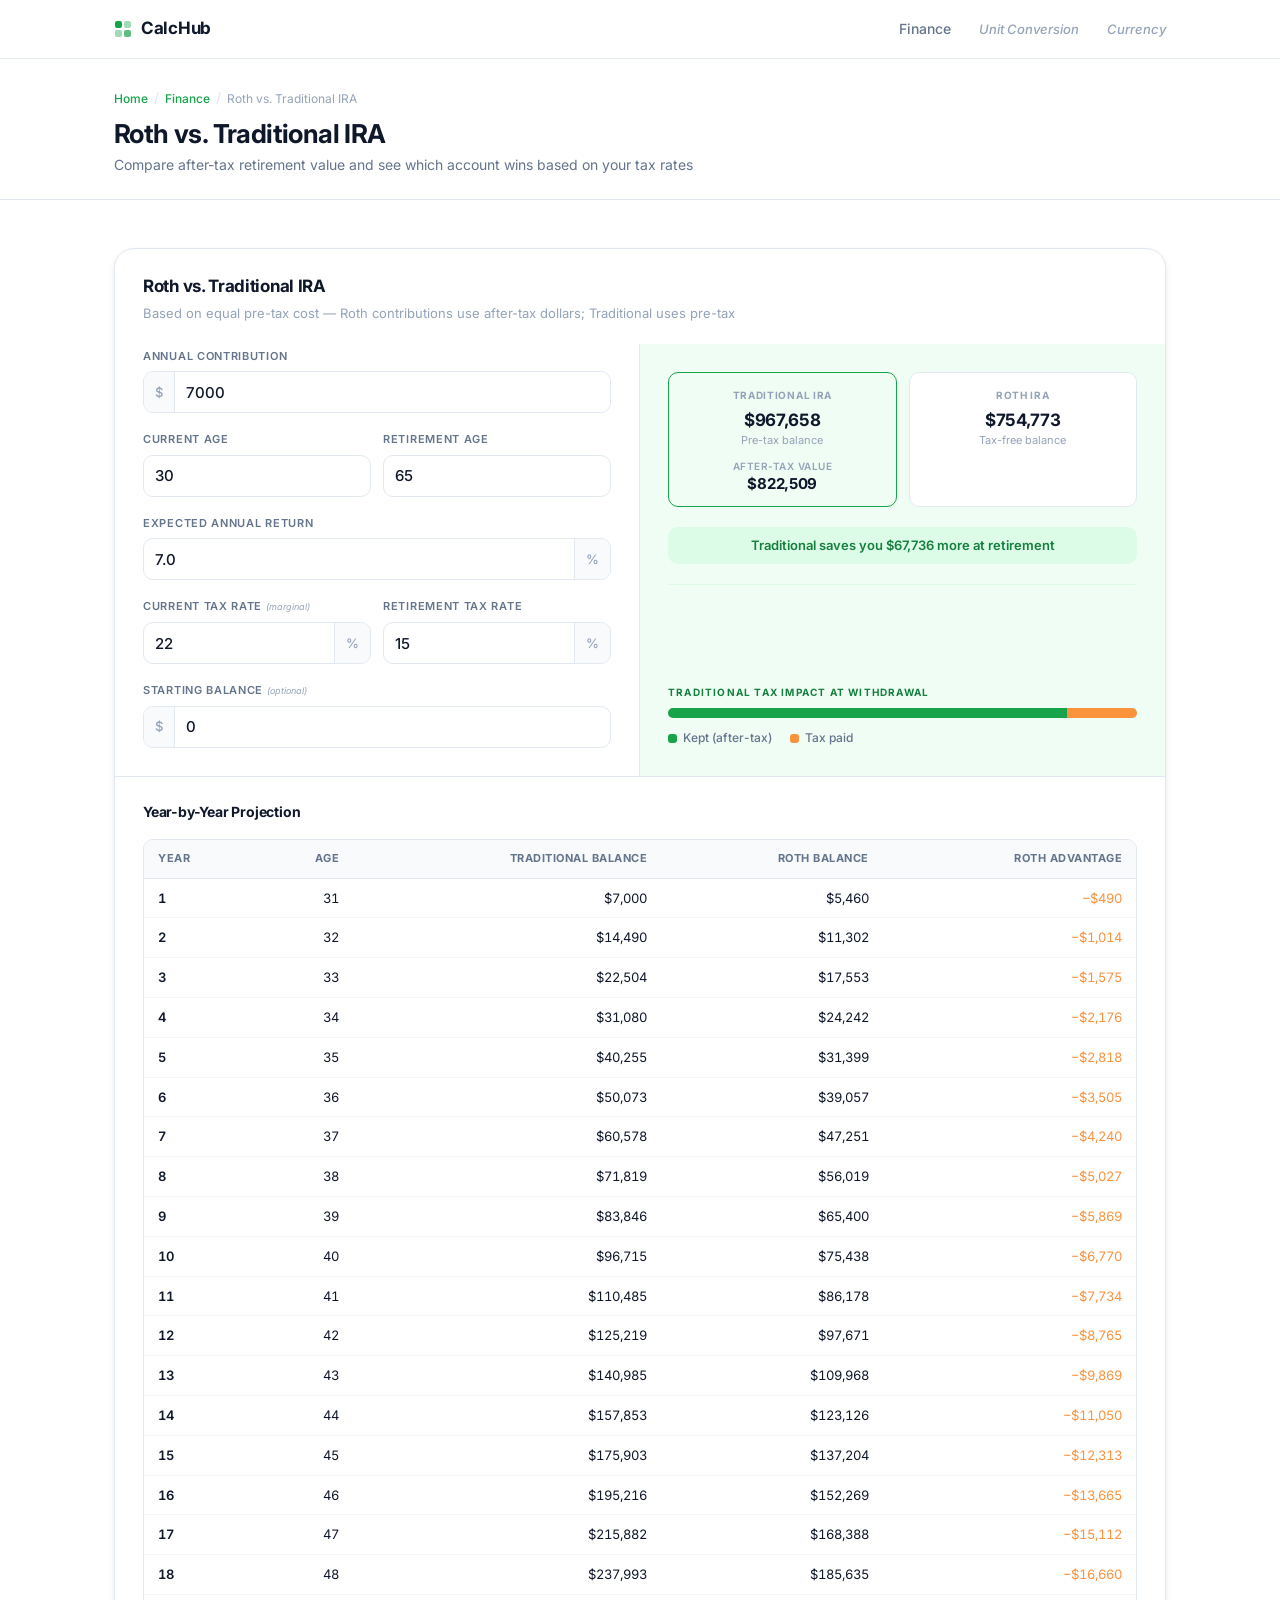
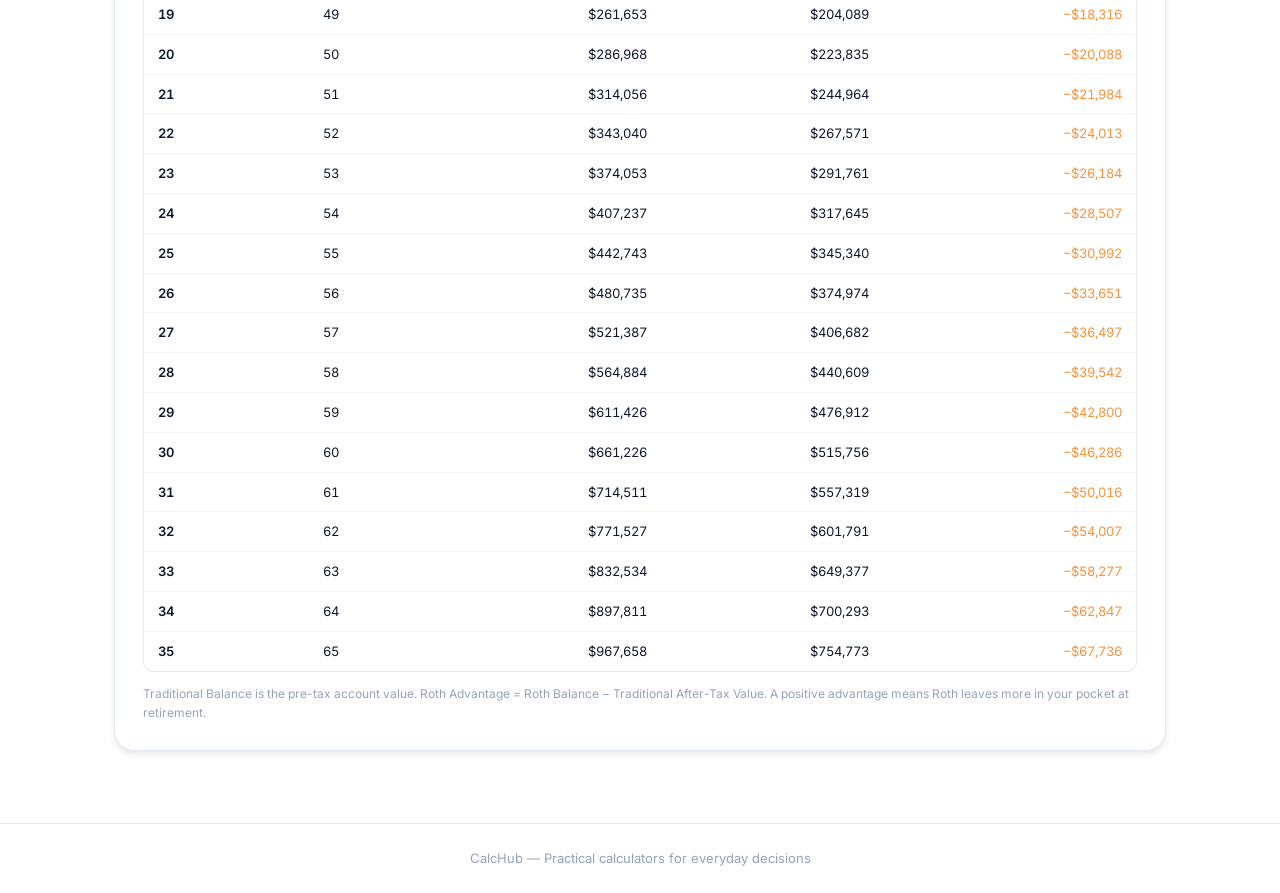
<file: roth-ira.html>
<!DOCTYPE html>
<html lang="en">
<head>
  <meta charset="UTF-8">
  <meta name="viewport" content="width=device-width, initial-scale=1.0">
  <meta name="description" content="Roth vs. Traditional IRA — compare after-tax retirement value and see which account saves you more based on your tax rates">
  <title>Roth vs. Traditional IRA — CalcHub</title>
  <link rel="preconnect" href="https://fonts.googleapis.com">
  <link rel="preconnect" href="https://fonts.gstatic.com" crossorigin>
  <link href="https://fonts.googleapis.com/css2?family=Inter:wght@300;400;500;600;700&display=swap" rel="stylesheet">
  <link rel="stylesheet" href="css/style.css">
</head>
<body>

  <!-- ======= HEADER ======= -->
  <header class="site-header">
    <div class="container">
      <a href="index.html" class="logo">
        <svg class="logo-icon" width="18" height="18" viewBox="0 0 18 18" fill="none" aria-hidden="true">
          <rect x="1" y="1" width="7" height="7" rx="2" fill="#16A34A"/>
          <rect x="10" y="1" width="7" height="7" rx="2" fill="#16A34A" opacity="0.4"/>
          <rect x="1" y="10" width="7" height="7" rx="2" fill="#16A34A" opacity="0.4"/>
          <rect x="10" y="10" width="7" height="7" rx="2" fill="#16A34A" opacity="0.7"/>
        </svg>
        CalcHub
      </a>
      <nav class="site-nav" aria-label="Site sections">
        <a href="index.html#finance" class="nav-link">Finance</a>
        <a href="#" class="nav-link nav-link--dim" aria-disabled="true">Unit Conversion</a>
        <a href="#" class="nav-link nav-link--dim" aria-disabled="true">Currency</a>
      </nav>
    </div>
  </header>

  <!-- ======= PAGE HEADER ======= -->
  <div class="page-hero">
    <div class="container">
      <nav class="breadcrumb" aria-label="Breadcrumb">
        <a href="index.html">Home</a>
        <span class="breadcrumb-sep" aria-hidden="true">/</span>
        <a href="index.html#finance">Finance</a>
        <span class="breadcrumb-sep" aria-hidden="true">/</span>
        <span>Roth vs. Traditional IRA</span>
      </nav>
      <h1 class="page-title">Roth vs. Traditional IRA</h1>
      <p class="page-subtitle">Compare after-tax retirement value and see which account wins based on your tax rates</p>
    </div>
  </div>

  <!-- ======= MAIN CONTENT ======= -->
  <main>
    <section class="section">
      <div class="container">
        <div class="calc-grid">

          <!-- ── Roth vs. Traditional IRA Calculator ── -->
          <article class="calc-card" id="roth-ira">

            <div class="calc-card-header">
              <h3>Roth vs. Traditional IRA</h3>
              <p>Based on equal pre-tax cost — Roth contributions use after-tax dollars; Traditional uses pre-tax</p>
            </div>

            <div class="calc-layout">

              <!-- ── INPUTS ── -->
              <div class="calc-inputs">

                <div class="field">
                  <label for="roth-contribution">Annual Contribution</label>
                  <div class="input-group">
                    <span class="input-addon" aria-hidden="true">$</span>
                    <input
                      type="number" id="roth-contribution"
                      min="0" max="100000" step="500" value="7000"
                      placeholder="7000"
                      aria-label="Annual IRA contribution in dollars">
                  </div>
                </div>

                <div class="field-row">
                  <div class="field">
                    <label for="roth-current-age">Current Age</label>
                    <div class="input-group">
                      <input
                        type="number" id="roth-current-age"
                        min="18" max="80" step="1" value="30"
                        placeholder="30">
                    </div>
                  </div>
                  <div class="field">
                    <label for="roth-retire-age">Retirement Age</label>
                    <div class="input-group">
                      <input
                        type="number" id="roth-retire-age"
                        min="19" max="99" step="1" value="65"
                        placeholder="65">
                    </div>
                  </div>
                </div>

                <div class="field">
                  <label for="roth-return">Expected Annual Return</label>
                  <div class="input-group">
                    <input
                      type="number" id="roth-return"
                      min="0" max="30" step="0.1" value="7.0"
                      placeholder="7.0">
                    <span class="input-addon input-addon--suffix" aria-hidden="true">%</span>
                  </div>
                </div>

                <div class="field-row">
                  <div class="field">
                    <label for="roth-current-tax">Current Tax Rate <span class="field-hint">(marginal)</span></label>
                    <div class="input-group">
                      <input
                        type="number" id="roth-current-tax"
                        min="0" max="60" step="1" value="22"
                        placeholder="22">
                      <span class="input-addon input-addon--suffix" aria-hidden="true">%</span>
                    </div>
                  </div>
                  <div class="field">
                    <label for="roth-retire-tax">Retirement Tax Rate</label>
                    <div class="input-group">
                      <input
                        type="number" id="roth-retire-tax"
                        min="0" max="60" step="1" value="15"
                        placeholder="15">
                      <span class="input-addon input-addon--suffix" aria-hidden="true">%</span>
                    </div>
                  </div>
                </div>

                <div class="field">
                  <label for="roth-starting-balance">Starting Balance <span class="field-hint">(optional)</span></label>
                  <div class="input-group">
                    <span class="input-addon" aria-hidden="true">$</span>
                    <input
                      type="number" id="roth-starting-balance"
                      min="0" step="1000" value="0"
                      placeholder="0"
                      aria-label="Existing IRA balance in dollars">
                  </div>
                </div>

              </div><!-- /calc-inputs -->

              <!-- ── RESULTS ── -->
              <div class="calc-results" aria-live="polite" aria-label="IRA comparison results">

                <!-- Comparison cards -->
                <div class="result-comparison">
                  <div class="result-account" id="roth-trad-card">
                    <div class="result-account-label">Traditional IRA</div>
                    <div class="result-account-balance" id="roth-trad-balance">—</div>
                    <div class="result-account-sub">Pre-tax balance</div>
                    <div class="result-account-aftertax">
                      <div class="result-account-sub" style="margin-top:8px;font-size:10px;text-transform:uppercase;letter-spacing:.05em;font-weight:600">After-tax value</div>
                      <div class="result-account-balance" id="roth-trad-aftertax" style="font-size:15px;margin-top:2px">—</div>
                    </div>
                  </div>
                  <div class="result-account" id="roth-roth-card">
                    <div class="result-account-label">Roth IRA</div>
                    <div class="result-account-balance" id="roth-roth-balance">—</div>
                    <div class="result-account-sub">Tax-free balance</div>
                  </div>
                </div>

                <!-- Winner callout -->
                <div class="result-winner" id="roth-winner" style="display:none"></div>

                <div class="result-divider"></div>

                <!-- Tax drag bar -->
                <div class="breakdown">
                  <div class="result-label" style="text-align:left;margin-bottom:8px">Traditional Tax Impact at Withdrawal</div>
                  <div class="breakdown-bar" role="img" aria-label="Traditional after-tax vs tax paid at withdrawal">
                    <div class="bar-segment bar-segment--principal" id="bar-trad-kept" style="width: 85%"></div>
                    <div class="bar-segment bar-segment--interest" id="bar-trad-tax" style="width: 15%"></div>
                  </div>
                  <div class="breakdown-legend" aria-hidden="true">
                    <span class="legend-item">
                      <span class="legend-dot legend-dot--principal"></span>
                      Kept (after-tax)
                    </span>
                    <span class="legend-item">
                      <span class="legend-dot legend-dot--interest"></span>
                      Tax paid
                    </span>
                  </div>
                </div>

              </div><!-- /calc-results -->

            </div><!-- /calc-layout -->

            <!-- ── Year-by-Year Projection Table ── -->
            <div class="amort-section">
              <div class="amort-hd">
                <h4>Year-by-Year Projection</h4>
              </div>
              <div class="amort-wrap">
                <table class="amort-table" aria-label="Year-by-year IRA balance projection">
                  <thead>
                    <tr>
                      <th>Year</th>
                      <th>Age</th>
                      <th>Traditional Balance</th>
                      <th>Roth Balance</th>
                      <th>Roth Advantage</th>
                    </tr>
                  </thead>
                  <tbody id="roth-table-body">
                    <tr>
                      <td colspan="5" style="text-align:center;color:var(--text-muted);padding:20px 14px">
                        Enter inputs to see the year-by-year projection
                      </td>
                    </tr>
                  </tbody>
                </table>
              </div>
              <p style="margin-top:12px;font-size:12px;color:var(--text-muted)">
                Traditional Balance is the pre-tax account value. Roth Advantage = Roth Balance − Traditional After-Tax Value. A positive advantage means Roth leaves more in your pocket at retirement.
              </p>
            </div>

          </article><!-- /roth-ira -->

        </div><!-- /calc-grid -->
      </div><!-- /container -->
    </section>
  </main>

  <!-- ======= FOOTER ======= -->
  <footer class="site-footer">
    <div class="container">
      <p>CalcHub &mdash; Practical calculators for everyday decisions</p>
    </div>
  </footer>

  <script src="js/utils.js"></script>
  <script src="js/roth-ira.js"></script>
</body>
</html>
</file>
<file: css/style.css>
/* ============================================================
   CalcHub — Global Stylesheet
   Design: Minimalist, green accent, Inter typeface
   ============================================================ */

/* ── Design Tokens ── */
:root {
  /* Brand / Accent */
  --brand:     #16A34A;
  --brand-50:  #F0FDF4;
  --brand-100: #DCFCE7;
  --brand-200: #BBF7D0;
  --brand-700: #15803D;

  /* Interest accent */
  --orange: #FB923C;

  /* Neutrals */
  --white:     #FFFFFF;
  --gray-50:   #F8FAFC;
  --gray-100:  #F1F5F9;
  --gray-200:  #E2E8F0;
  --gray-300:  #CBD5E1;
  --gray-400:  #94A3B8;
  --gray-500:  #64748B;
  --gray-700:  #334155;
  --gray-900:  #0F172A;

  /* Semantic */
  --bg:             var(--white);
  --surface:        var(--gray-50);
  --border:         var(--gray-200);
  --text:           var(--gray-900);
  --text-secondary: var(--gray-500);
  --text-muted:     var(--gray-400);

  /* Typography */
  --font: 'Inter', -apple-system, BlinkMacSystemFont, 'Segoe UI', sans-serif;

  /* Layout */
  --container-width: 1100px;

  /* Shape */
  --radius-sm:  6px;
  --radius:     10px;
  --radius-lg:  16px;
  --radius-xl:  20px;
  --radius-full: 9999px;

  /* Elevation */
  --shadow-xs: 0 1px 2px rgba(0, 0, 0, 0.05);
  --shadow-sm: 0 1px 3px rgba(0, 0, 0, 0.07), 0 1px 2px rgba(0, 0, 0, 0.04);
  --shadow:    0 4px 8px rgba(0, 0, 0, 0.06), 0 2px 4px rgba(0, 0, 0, 0.04);
}

/* ── Reset ── */
*, *::before, *::after {
  box-sizing: border-box;
  margin: 0;
  padding: 0;
}

html {
  scroll-behavior: smooth;
}

body {
  font-family: var(--font);
  font-size: 15px;
  line-height: 1.6;
  color: var(--text);
  background: var(--bg);
  -webkit-font-smoothing: antialiased;
  -moz-osx-font-smoothing: grayscale;
}

a {
  text-decoration: none;
  color: inherit;
}

button {
  cursor: pointer;
  font-family: var(--font);
}

/* ── Layout ── */
.container {
  max-width: var(--container-width);
  margin: 0 auto;
  padding: 0 24px;
}

/* ============================================================
   Header
   ============================================================ */

.site-header {
  position: sticky;
  top: 0;
  z-index: 100;
  background: rgba(255, 255, 255, 0.88);
  backdrop-filter: blur(14px);
  -webkit-backdrop-filter: blur(14px);
  border-bottom: 1px solid var(--border);
}

.site-header .container {
  display: flex;
  align-items: center;
  justify-content: space-between;
  height: 58px;
}

/* Logo */
.logo {
  display: flex;
  align-items: center;
  gap: 9px;
  font-size: 17px;
  font-weight: 700;
  color: var(--text);
  letter-spacing: -0.3px;
  transition: opacity 0.15s;
}

.logo:hover {
  opacity: 0.8;
}

.logo-icon {
  flex-shrink: 0;
}

/* Nav */
.site-nav {
  display: flex;
  align-items: center;
  gap: 28px;
}

.nav-link {
  font-size: 14px;
  font-weight: 500;
  color: var(--text-secondary);
  transition: color 0.15s;
  white-space: nowrap;
}

.nav-link:hover {
  color: var(--brand);
}

.nav-link--dim {
  color: var(--text-muted);
  pointer-events: none;
  font-style: italic;
  font-size: 13px;
}

/* ============================================================
   Hero
   ============================================================ */

.hero {
  padding: 40px 0 20px;
  border-bottom: 1px solid var(--border);
  margin-bottom: 0;
}

.hero-tagline {
  font-size: 20px;
  font-weight: 300;
  color: var(--text-secondary);
  letter-spacing: -0.2px;
}

/* ============================================================
   Section
   ============================================================ */

.section {
  padding: 48px 0 72px;
}

.section-heading {
  margin-bottom: 32px;
}

.section-heading h2 {
  font-size: 22px;
  font-weight: 700;
  color: var(--text);
  letter-spacing: -0.4px;
  display: inline-flex;
  flex-direction: column;
  gap: 10px;
}

.section-heading h2::after {
  content: '';
  display: block;
  width: 28px;
  height: 3px;
  background: var(--brand);
  border-radius: var(--radius-full);
}

.section-heading p {
  margin-top: 6px;
  font-size: 14px;
  color: var(--text-muted);
}

/* ============================================================
   Calculator Grid
   ============================================================ */

.calc-grid {
  display: grid;
  grid-template-columns: 1fr;
  gap: 24px;
}

/* ============================================================
   Calculator Card
   ============================================================ */

.calc-card {
  background: var(--white);
  border: 1px solid var(--border);
  border-radius: var(--radius-xl);
  box-shadow: var(--shadow);
  overflow: hidden;
}

.calc-card-header {
  padding: 24px 28px 0;
}

.calc-card-header h3 {
  font-size: 17px;
  font-weight: 700;
  color: var(--text);
  letter-spacing: -0.3px;
}

.calc-card-header p {
  margin-top: 3px;
  font-size: 13px;
  color: var(--text-muted);
}

/* ── Two-column layout ── */
.calc-layout {
  display: grid;
  grid-template-columns: 1fr 1fr;
  margin-top: 20px;
}

/* ── Inputs pane ── */
.calc-inputs {
  padding: 4px 28px 28px;
  display: flex;
  flex-direction: column;
  gap: 18px;
  border-right: 1px solid var(--border);
}

/* ── Results pane ── */
.calc-results {
  padding: 28px;
  background: var(--brand-50);
  display: flex;
  flex-direction: column;
  gap: 20px;
}

/* ============================================================
   Form Fields
   ============================================================ */

.field {
  display: flex;
  flex-direction: column;
  gap: 6px;
}

/* Two fields side by side */
.field-row {
  display: grid;
  grid-template-columns: 1fr 1fr;
  gap: 12px;
}

label {
  font-size: 11px;
  font-weight: 600;
  text-transform: uppercase;
  letter-spacing: 0.7px;
  color: var(--text-secondary);
  user-select: none;
}

/* Input with prefix/suffix */
.input-group {
  display: flex;
  align-items: stretch;
  border: 1.5px solid var(--border);
  border-radius: var(--radius);
  background: var(--white);
  overflow: hidden;
  transition: border-color 0.15s, box-shadow 0.15s;
}

.input-group:focus-within {
  border-color: var(--brand);
  box-shadow: 0 0 0 3px rgba(22, 163, 74, 0.13);
}

.input-addon {
  display: flex;
  align-items: center;
  padding: 0 11px;
  font-size: 13px;
  font-weight: 500;
  color: var(--text-muted);
  background: var(--gray-50);
  border-right: 1.5px solid var(--border);
  flex-shrink: 0;
  user-select: none;
  line-height: 1;
}

.input-addon--suffix {
  border-right: none;
  border-left: 1.5px solid var(--border);
}

input[type="number"] {
  flex: 1;
  min-width: 0;
  border: none;
  outline: none;
  padding: 0 11px;
  height: 40px;
  font-family: var(--font);
  font-size: 15px;
  font-weight: 500;
  color: var(--text);
  background: transparent;
  /* hide spinner arrows */
  -moz-appearance: textfield;
}

input[type="number"]::-webkit-outer-spin-button,
input[type="number"]::-webkit-inner-spin-button {
  -webkit-appearance: none;
}

/* ── Select (month dropdown, etc.) ── */
select {
  flex: 1;
  min-width: 0;
  border: none;
  outline: none;
  height: 40px;
  padding: 0 28px 0 11px;
  font-family: var(--font);
  font-size: 14px;
  font-weight: 500;
  color: var(--text);
  background: transparent url("data:image/svg+xml,%3Csvg xmlns='http://www.w3.org/2000/svg' width='10' height='6' viewBox='0 0 10 6'%3E%3Cpath fill='%2394A3B8' d='M0 0l5 6 5-6z'/%3E%3C/svg%3E") no-repeat right 11px center;
  -webkit-appearance: none;
  appearance: none;
  cursor: pointer;
}

/* ============================================================
   Loan Term Button Group
   ============================================================ */

.term-buttons {
  display: grid;
  grid-template-columns: repeat(6, 1fr);
  gap: 6px;
}

.term-btn {
  padding: 9px 4px;
  font-size: 12px;
  font-weight: 600;
  color: var(--text-secondary);
  background: var(--gray-50);
  border: 1.5px solid var(--border);
  border-radius: var(--radius-sm);
  transition: all 0.15s;
  text-align: center;
  white-space: nowrap;
}

.term-btn:hover:not(.active) {
  border-color: var(--brand);
  color: var(--brand);
  background: var(--brand-50);
}

.term-btn.active {
  background: var(--brand);
  border-color: var(--brand);
  color: var(--white);
  box-shadow: 0 1px 4px rgba(22, 163, 74, 0.35);
}

/* ============================================================
   Calculator Tabs & Panels
   ============================================================ */

/* Panels are hidden by default; JS adds .is-active to show them */
.calc-panel {
  display: none;
}

.calc-panel.is-active {
  display: block;
}

.calc-tabs {
  display: flex;
  border-bottom: 1px solid var(--border);
  padding: 0 28px;
  gap: 4px;
}

.calc-tab {
  padding: 12px 14px;
  font-size: 13px;
  font-weight: 600;
  color: var(--text-muted);
  background: none;
  border: none;
  border-bottom: 2px solid transparent;
  margin-bottom: -1px; /* overlap parent border-bottom */
  cursor: pointer;
  transition: color 0.15s, border-color 0.15s;
  white-space: nowrap;
}

.calc-tab:hover:not(.active) {
  color: var(--text-secondary);
}

.calc-tab.active {
  color: var(--brand);
  border-bottom-color: var(--brand);
}

/* ============================================================
   Results
   ============================================================ */

/* Primary — Monthly Payment */
.result-primary {
  text-align: center;
}

.result-label {
  font-size: 10px;
  font-weight: 700;
  text-transform: uppercase;
  letter-spacing: 1.2px;
  color: var(--brand-700);
  margin-bottom: 6px;
}

.result-amount {
  font-size: 46px;
  font-weight: 700;
  color: var(--brand);
  letter-spacing: -2px;
  line-height: 1;
}

.result-sublabel {
  font-size: 12px;
  color: var(--text-muted);
  margin-top: 4px;
}

/* Divider */
.result-divider {
  height: 1px;
  background: var(--brand-100);
}

/* Stats grid */
.result-stats {
  display: grid;
  grid-template-columns: 1fr 1fr;
  gap: 16px 12px;
}

.result-stat {
  display: flex;
  flex-direction: column;
  gap: 3px;
}

.result-stat--full {
  grid-column: 1 / -1;
}

.stat-label {
  font-size: 10px;
  font-weight: 600;
  text-transform: uppercase;
  letter-spacing: 0.7px;
  color: var(--text-muted);
}

.stat-value {
  font-size: 20px;
  font-weight: 700;
  color: var(--text);
  letter-spacing: -0.5px;
  line-height: 1.1;
}

.stat-value--total {
  font-size: 22px;
  color: var(--brand-700);
}

/* ============================================================
   Breakdown Bar
   ============================================================ */

.breakdown {
  margin-top: auto;
}

.breakdown-bar {
  height: 10px;
  border-radius: var(--radius-full);
  background: var(--brand-100);
  overflow: hidden;
  display: flex;
}

.bar-segment {
  height: 100%;
  transition: width 0.45s cubic-bezier(0.4, 0, 0.2, 1);
}

.bar-segment--principal {
  background: var(--brand);
}

.bar-segment--interest {
  background: var(--orange);
}

.breakdown-legend {
  display: flex;
  gap: 18px;
  margin-top: 10px;
}

.legend-item {
  display: flex;
  align-items: center;
  gap: 6px;
  font-size: 12px;
  font-weight: 500;
  color: var(--text-secondary);
}

.legend-dot {
  width: 9px;
  height: 9px;
  border-radius: 3px;
  flex-shrink: 0;
}

.legend-dot--principal { background: var(--brand); }
.legend-dot--interest  { background: var(--orange); }

/* ============================================================
   Field Hint (small annotation in label, e.g. "(annual)")
   ============================================================ */

.field-hint {
  font-size: 9px;
  font-weight: 400;
  text-transform: none;
  letter-spacing: 0;
  color: var(--text-muted);
  font-style: italic;
}

/* ============================================================
   Mode Toggle  (% / $ pill toggle inside input-group)
   ============================================================ */

.mode-toggle {
  display: flex;
  border-left: 1.5px solid var(--border);
  flex-shrink: 0;
  overflow: hidden;
}

.mode-toggle-btn {
  height: 40px;
  padding: 0 9px;
  font-size: 11px;
  font-weight: 700;
  letter-spacing: 0.3px;
  border: none;
  border-left: 1px solid var(--border);
  background: var(--gray-50);
  color: var(--text-muted);
  cursor: pointer;
  transition: background 0.15s, color 0.15s;
  font-family: var(--font);
}

.mode-toggle-btn:first-child {
  border-left: none;
}

.mode-toggle-btn.active {
  background: var(--brand-50);
  color: var(--brand);
}

/* ============================================================
   Mortgage Term Buttons  (5-column variant)
   ============================================================ */

.mort-term-buttons {
  grid-template-columns: repeat(5, 1fr);
}

/* ============================================================
   Collapsible Section  (Taxes & Costs, Extra Payments)
   ============================================================ */

.collapse-hd {
  width: 100%;
  display: flex;
  align-items: center;
  justify-content: space-between;
  padding: 12px 0 10px;
  border: none;
  border-top: 1px solid var(--border);
  background: none;
  cursor: pointer;
  font-family: var(--font);
  font-size: 11px;
  font-weight: 700;
  text-transform: uppercase;
  letter-spacing: 0.7px;
  color: var(--text-secondary);
  transition: color 0.15s;
  margin-top: 4px;
  text-align: left;
}

.collapse-hd:hover {
  color: var(--brand);
}

.collapse-icon {
  display: inline-block;
  font-size: 13px;
  color: var(--text-muted);
  transition: transform 0.2s;
  flex-shrink: 0;
  line-height: 1;
}

.collapse-hd[aria-expanded="false"] .collapse-icon {
  transform: rotate(-90deg);
}

.collapse-body {
  display: flex;
  flex-direction: column;
  gap: 16px;
}

.collapse-body[hidden] {
  display: none;
}

/* ============================================================
   Mortgage Breakdown Table  (in results panel)
   ============================================================ */

.mort-bd-table {
  width: 100%;
  border-collapse: collapse;
  font-size: 12.5px;
  border-radius: var(--radius);
  overflow: hidden;
}

.mort-bd-table thead th {
  padding: 7px 10px;
  font-size: 10px;
  font-weight: 700;
  text-transform: uppercase;
  letter-spacing: 0.6px;
  color: var(--brand-700);
  background: var(--brand-100);
  text-align: right;
  border-bottom: 1px solid var(--brand-200);
}

.mort-bd-table thead th:first-child {
  text-align: left;
}

.mort-bd-table tbody td {
  padding: 6px 10px;
  text-align: right;
  color: var(--text-secondary);
  border-bottom: 1px solid var(--brand-100);
  font-variant-numeric: tabular-nums;
}

.mort-bd-table tbody td:first-child {
  text-align: left;
}

.mort-bd-table .bd-pi td {
  font-weight: 600;
  color: var(--text);
}

.mort-bd-table .bd-total td {
  font-weight: 700;
  color: var(--brand-700);
  background: var(--brand-100);
  border-top: 1px solid var(--brand-200);
  border-bottom: none;
  padding-top: 7px;
  padding-bottom: 7px;
}

/* ============================================================
   Amortization Schedule
   ============================================================ */

.amort-section {
  border-top: 1px solid var(--border);
  padding: 24px 28px 28px;
}

.amort-hd {
  display: flex;
  align-items: center;
  justify-content: space-between;
  margin-bottom: 16px;
  flex-wrap: wrap;
  gap: 12px;
}

.amort-hd h4 {
  font-size: 14px;
  font-weight: 700;
  color: var(--text);
  letter-spacing: -0.2px;
}

.amort-view-grp {
  display: flex;
  background: var(--gray-100);
  border-radius: var(--radius-sm);
  padding: 2px;
  gap: 2px;
}

.amort-view-btn {
  font-size: 11px;
  font-weight: 600;
  padding: 5px 12px;
  border: none;
  background: transparent;
  color: var(--text-secondary);
  border-radius: 4px;
  cursor: pointer;
  transition: background 0.15s, color 0.15s;
  font-family: var(--font);
}

.amort-view-btn.active {
  background: var(--white);
  color: var(--brand);
  box-shadow: var(--shadow-xs);
}

.amort-wrap {
  overflow-x: auto;
  -webkit-overflow-scrolling: touch;
  border-radius: var(--radius);
  border: 1px solid var(--border);
}

.amort-table {
  width: 100%;
  border-collapse: collapse;
  font-size: 13px;
  min-width: 460px;
}

.amort-table thead th {
  background: var(--gray-50);
  padding: 10px 14px;
  text-align: right;
  font-size: 11px;
  font-weight: 700;
  text-transform: uppercase;
  letter-spacing: 0.5px;
  color: var(--text-secondary);
  border-bottom: 1px solid var(--border);
  white-space: nowrap;
}

.amort-table thead th:first-child {
  text-align: left;
}

.amort-table tbody td {
  padding: 9px 14px;
  text-align: right;
  color: var(--text);
  border-bottom: 1px solid var(--gray-100);
  font-variant-numeric: tabular-nums;
}

.amort-table tbody td:first-child {
  text-align: left;
  font-weight: 600;
}

.amort-table tbody tr:last-child td {
  border-bottom: none;
}

.amort-table tbody tr:hover td {
  background: var(--brand-50);
}

/* ============================================================
   Hub Page — Calculator Cards
   ============================================================ */

.hub-grid {
  display: grid;
  grid-template-columns: 1fr;
  gap: 14px;
}

.hub-card {
  display: flex;
  align-items: center;
  gap: 20px;
  background: var(--white);
  border: 1px solid var(--border);
  border-radius: var(--radius-xl);
  padding: 22px 24px;
  text-decoration: none;
  color: inherit;
  box-shadow: var(--shadow-sm);
  transition: border-color 0.18s, box-shadow 0.18s, transform 0.18s;
}

.hub-card:hover {
  border-color: var(--brand);
  box-shadow: var(--shadow);
  transform: translateY(-2px);
}

.hub-card-icon {
  width: 48px;
  height: 48px;
  background: var(--brand-50);
  border: 1px solid var(--brand-100);
  border-radius: var(--radius);
  display: flex;
  align-items: center;
  justify-content: center;
  flex-shrink: 0;
}

.hub-card-content {
  flex: 1;
  min-width: 0;
}

.hub-card h3 {
  font-size: 16px;
  font-weight: 700;
  color: var(--text);
  letter-spacing: -0.3px;
  margin-bottom: 4px;
}

.hub-card p {
  font-size: 13px;
  color: var(--text-muted);
  line-height: 1.45;
}

.hub-card-arrow {
  font-size: 20px;
  color: var(--text-muted);
  flex-shrink: 0;
  transition: color 0.18s, transform 0.18s;
  margin-left: 8px;
}

.hub-card:hover .hub-card-arrow {
  color: var(--brand);
  transform: translateX(4px);
}

/* ── Coming-soon sections ── */
.section--dim {
  opacity: 0.45;
  pointer-events: none;
  padding-bottom: 32px;
}

.coming-soon-badge {
  display: inline-block;
  font-size: 10px;
  font-weight: 700;
  text-transform: uppercase;
  letter-spacing: 0.8px;
  color: var(--text-muted);
  background: var(--gray-100);
  border: 1px solid var(--border);
  border-radius: var(--radius-full);
  padding: 2px 8px;
  vertical-align: middle;
  margin-left: 10px;
  font-style: normal;
}

/* ============================================================
   Calculator Pages — Page Hero & Breadcrumb
   ============================================================ */

.page-hero {
  padding: 28px 0 22px;
  border-bottom: 1px solid var(--border);
}

.breadcrumb {
  display: flex;
  align-items: center;
  gap: 6px;
  font-size: 12px;
  color: var(--text-muted);
  margin-bottom: 10px;
  flex-wrap: wrap;
}

.breadcrumb a {
  color: var(--brand);
  font-weight: 500;
  transition: opacity 0.15s;
}

.breadcrumb a:hover {
  opacity: 0.75;
}

.breadcrumb-sep {
  color: var(--border);
  font-size: 14px;
}

.page-title {
  font-size: 26px;
  font-weight: 700;
  color: var(--text);
  letter-spacing: -0.6px;
  line-height: 1.15;
}

.page-subtitle {
  margin-top: 5px;
  font-size: 14px;
  color: var(--text-secondary);
}

/* ============================================================
   Roth vs. Traditional IRA — Comparison Cards
   ============================================================ */

/* Two equal-width account cards inside the results pane */
.result-comparison {
  display: grid;
  grid-template-columns: 1fr 1fr;
  gap: 12px;
}

.result-account {
  background: var(--white);
  border: 1.5px solid var(--gray-200);
  border-radius: var(--radius);
  padding: 14px 12px;
  text-align: center;
  transition: border-color 0.2s;
}

.result-account--winner {
  border-color: var(--brand);
  background: var(--brand-50);
}

.result-account-label {
  font-size: 10px;
  font-weight: 700;
  text-transform: uppercase;
  letter-spacing: 0.7px;
  color: var(--text-muted);
  margin-bottom: 8px;
}

.result-account-balance {
  font-size: 17px;
  font-weight: 700;
  color: var(--gray-900);
  letter-spacing: -0.3px;
  line-height: 1.1;
}

.result-account-sub {
  font-size: 11px;
  color: var(--text-muted);
  margin-top: 3px;
}

/* Winner callout banner */
.result-winner {
  text-align: center;
  font-size: 13px;
  font-weight: 600;
  color: var(--brand-700);
  padding: 9px 12px;
  background: var(--brand-100);
  border-radius: var(--radius);
  line-height: 1.4;
}

/* ============================================================
   FIRE Number — Progress Bar
   ============================================================ */

.fire-progress-bar {
  height: 10px;
  border-radius: var(--radius-full);
  overflow: hidden;
  background: var(--gray-100);
  display: flex;
}

.fire-progress-fill {
  background: var(--brand);
  border-radius: var(--radius-full);
  transition: width 0.45s cubic-bezier(0.4, 0, 0.2, 1);
  min-width: 0;
}

/* FIRE target row — highlight when balance crosses the target */
.amort-table tbody tr.fire-row td {
  background: var(--brand-50);
  font-weight: 600;
  color: var(--brand-700);
}

.amort-table tbody tr.fire-row td:first-child {
  color: var(--brand-700);
}

/* ============================================================
   Footer
   ============================================================ */

.site-footer {
  border-top: 1px solid var(--border);
  padding: 24px 0;
}

.site-footer p {
  font-size: 13px;
  color: var(--text-muted);
  text-align: center;
}

/* ============================================================
   Responsive
   ============================================================ */

/* ── Tablet / large phone (≤ 800px) ── */
@media (max-width: 800px) {
  /* Calculator: stack inputs above results */
  .calc-layout {
    grid-template-columns: 1fr;
  }

  .calc-inputs {
    border-right: none;
    border-bottom: 1px solid var(--border);
  }

  .calc-results {
    border-top: none;
  }

  /* Primary result number — slightly smaller */
  .result-amount {
    font-size: 40px;
    letter-spacing: -1.5px;
  }

  /* Hero — reduce vertical padding */
  .hero {
    padding: 28px 0 16px;
  }

  /* Page hero on calculator pages */
  .page-hero {
    padding: 20px 0 16px;
  }

  .page-title {
    font-size: 22px;
  }

  /* Section — tighten vertical rhythm */
  .section {
    padding: 36px 0 52px;
  }
}

/* ── Phone (≤ 600px) ── */
@media (max-width: 600px) {
  /* Header — tighten nav gap, hide placeholder links */
  .site-nav {
    gap: 14px;
  }

  .nav-link--dim {
    display: none;
  }

  /* Hero */
  .hero-tagline {
    font-size: 16px;
  }

  /* Section heading */
  .section-heading h2 {
    font-size: 19px;
  }

  /* Term buttons: 3 across instead of 6 */
  .term-buttons {
    grid-template-columns: repeat(3, 1fr);
  }

  /* Mortgage term buttons: 3 across instead of 5 */
  .mort-term-buttons {
    grid-template-columns: repeat(3, 1fr);
  }

  /* Side-by-side field pairs → single column */
  .field-row {
    grid-template-columns: 1fr;
    gap: 16px;
  }

  /* Result number — comfortable on 390px screens */
  .result-amount {
    font-size: 34px;
    letter-spacing: -1px;
  }

  /* Results sub-rows — allow wrapping on narrow screens */
  .result-row {
    flex-wrap: wrap;
    gap: 4px;
  }

  /* Roth comparison cards — reduce font on phones */
  .result-account-balance {
    font-size: 15px;
  }
}

/* ── Small phone (≤ 440px) ── */
@media (max-width: 440px) {
  /* Reduce outer gutter */
  .container {
    padding: 0 14px;
  }

  /* Tighten card internal padding */
  .calc-card-header {
    padding: 18px 18px 0;
  }

  .calc-inputs {
    padding-left: 18px;
    padding-right: 18px;
    padding-bottom: 22px;
  }

  .calc-results {
    padding: 20px 18px;
  }

  /* Header — keep logo + one nav link visible */
  .site-header .container {
    height: 52px;
  }

  /* Result number — fits 360px screens cleanly */
  .result-amount {
    font-size: 30px;
    letter-spacing: -0.8px;
  }

  /* Tab labels — slightly smaller so they don't crowd */
  .calc-tab {
    font-size: 13px;
    padding: 10px 14px;
  }

  /* Amortization section padding */
  .amort-section {
    padding: 18px 18px 22px;
  }

  /* Hub cards — tighter on small phones */
  .hub-card {
    padding: 16px;
    gap: 14px;
  }

  .hub-card-icon {
    width: 40px;
    height: 40px;
  }

  .page-title {
    font-size: 20px;
  }

  /* Roth comparison cards — stack to 1 col on very small phones */
  .result-comparison {
    grid-template-columns: 1fr;
  }
}
</file>
